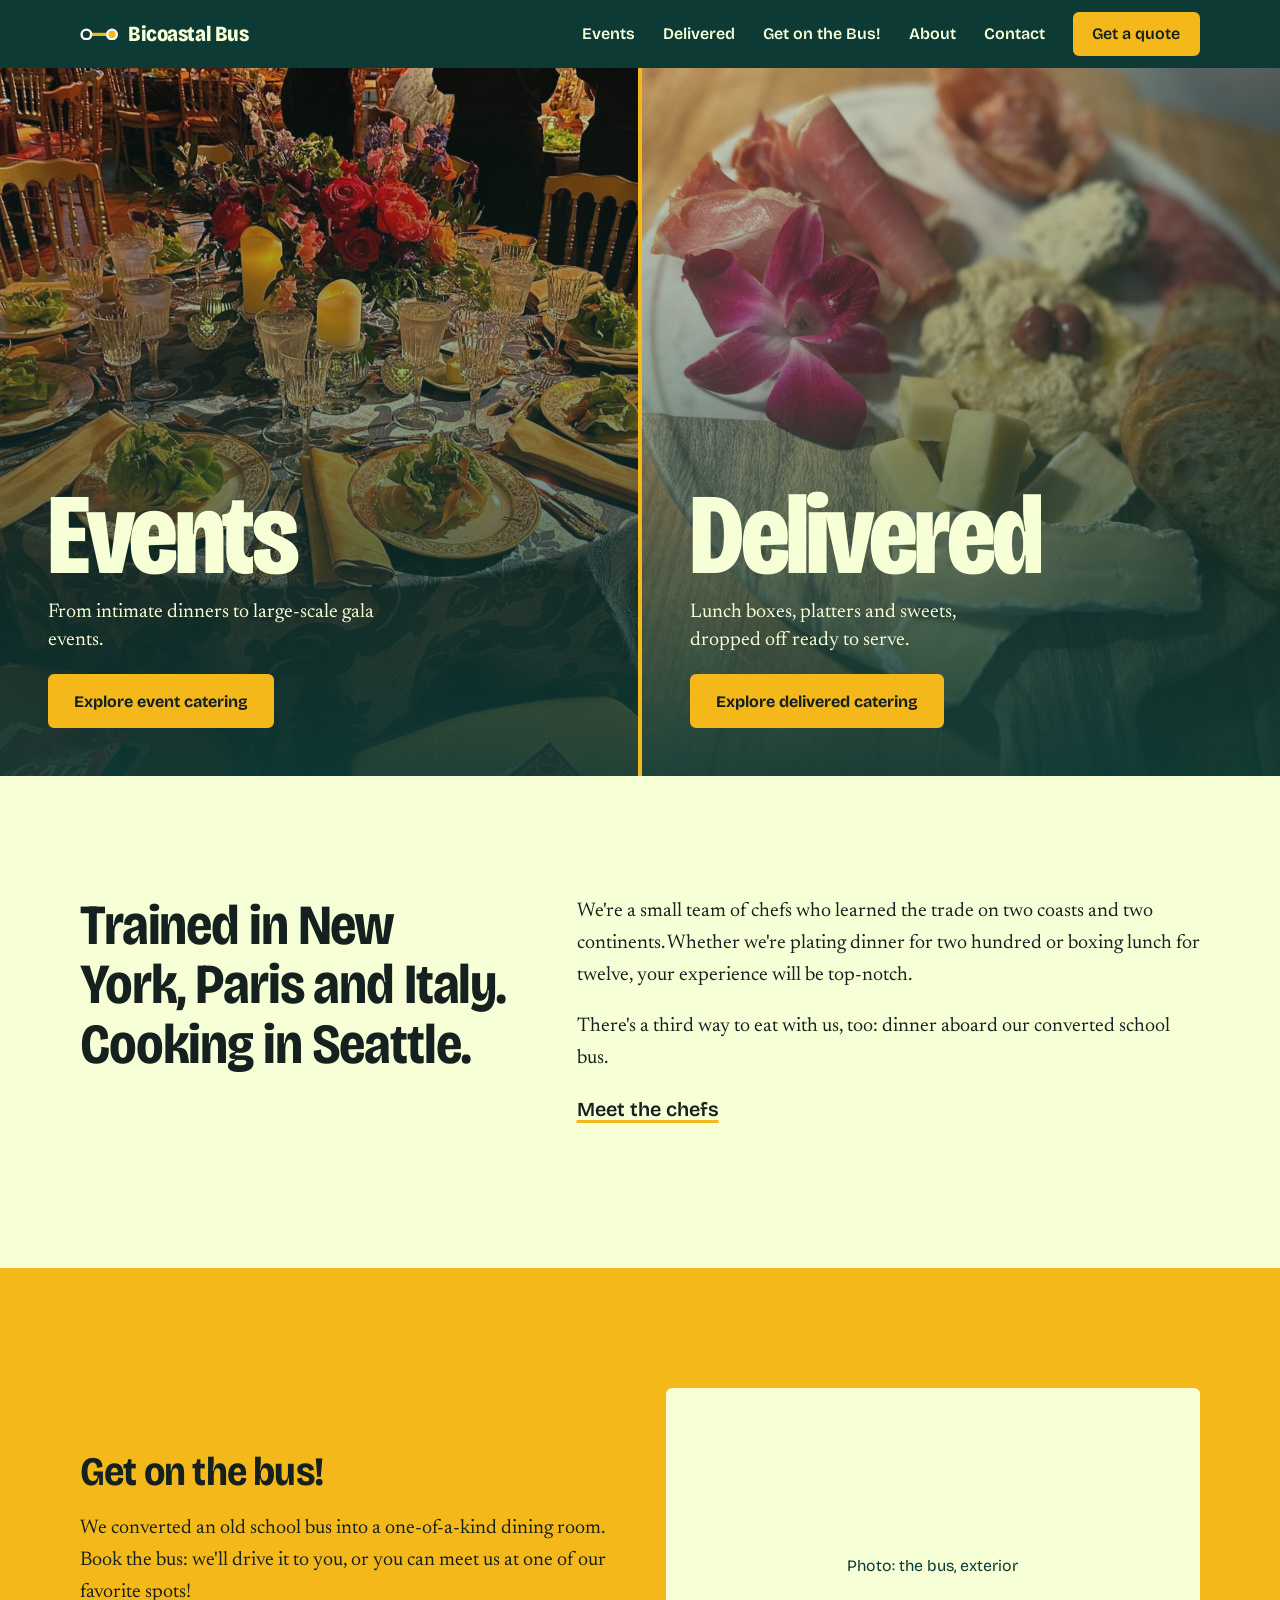
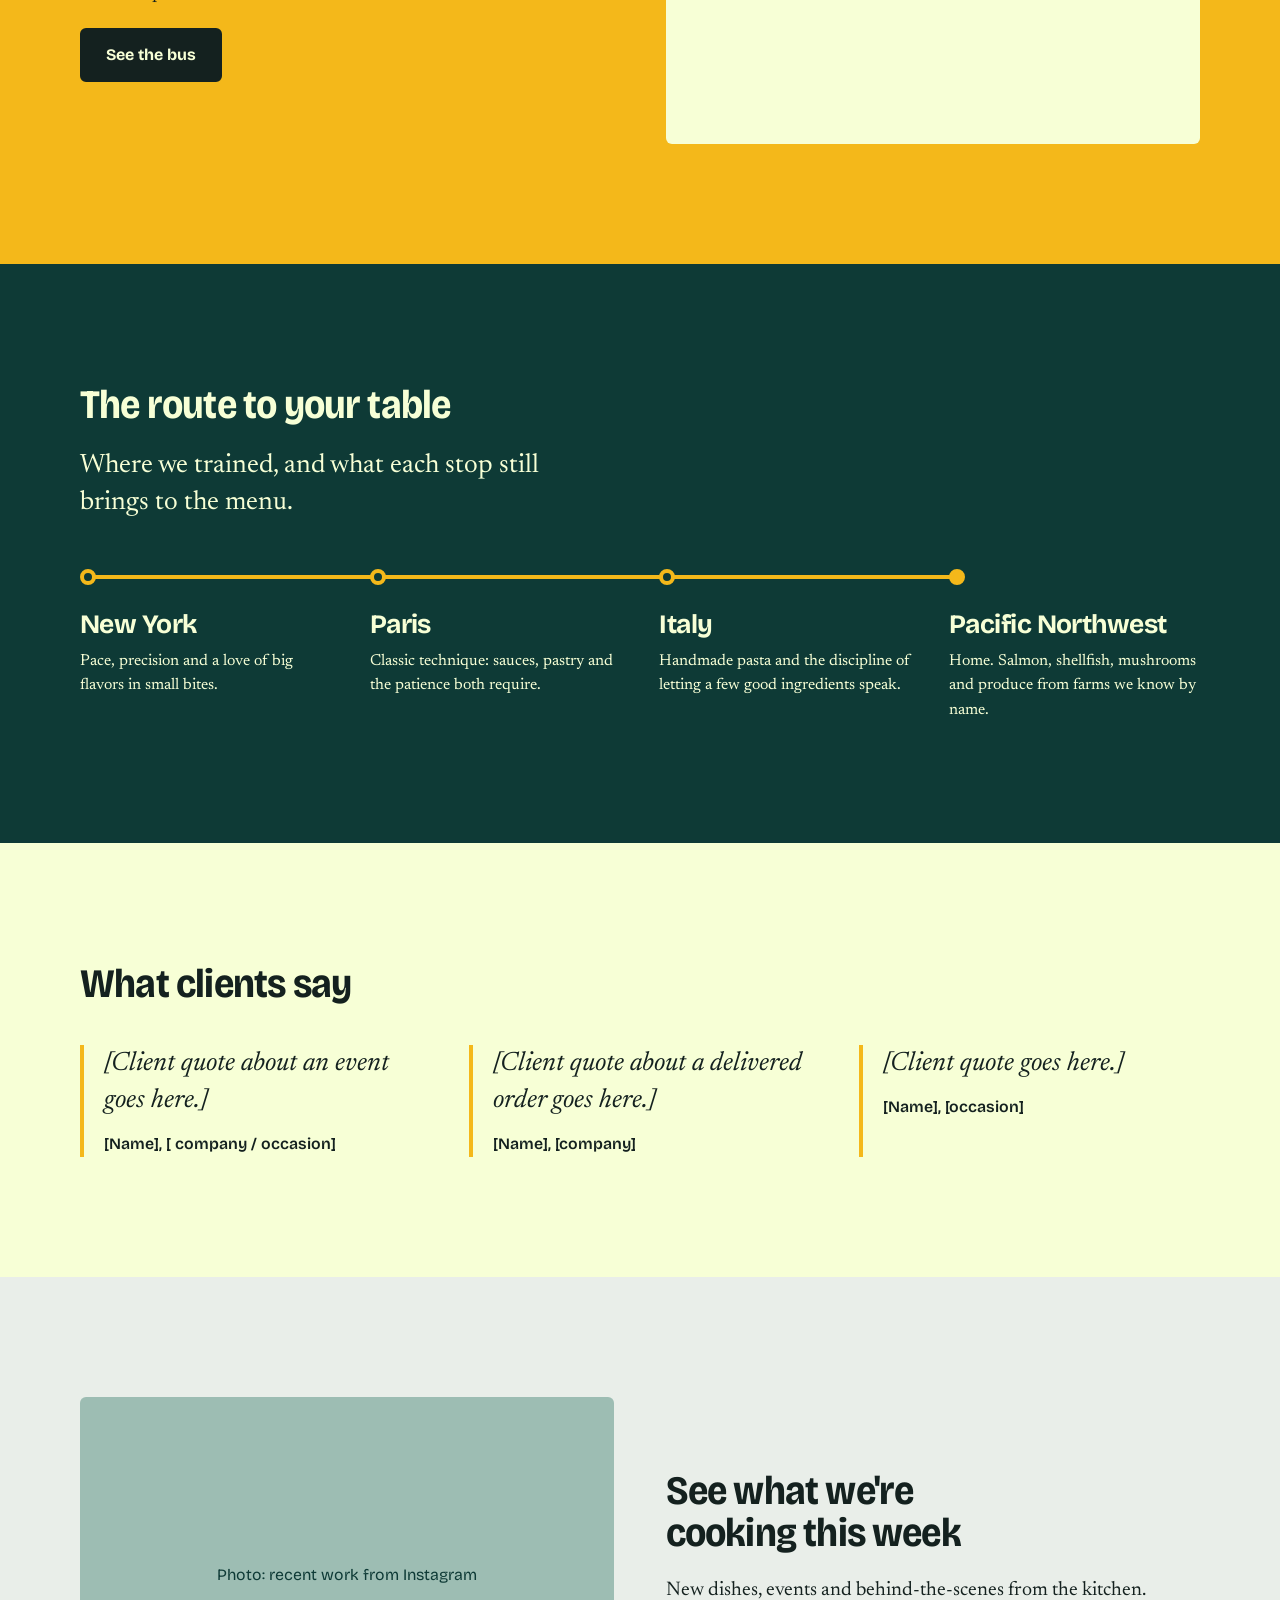
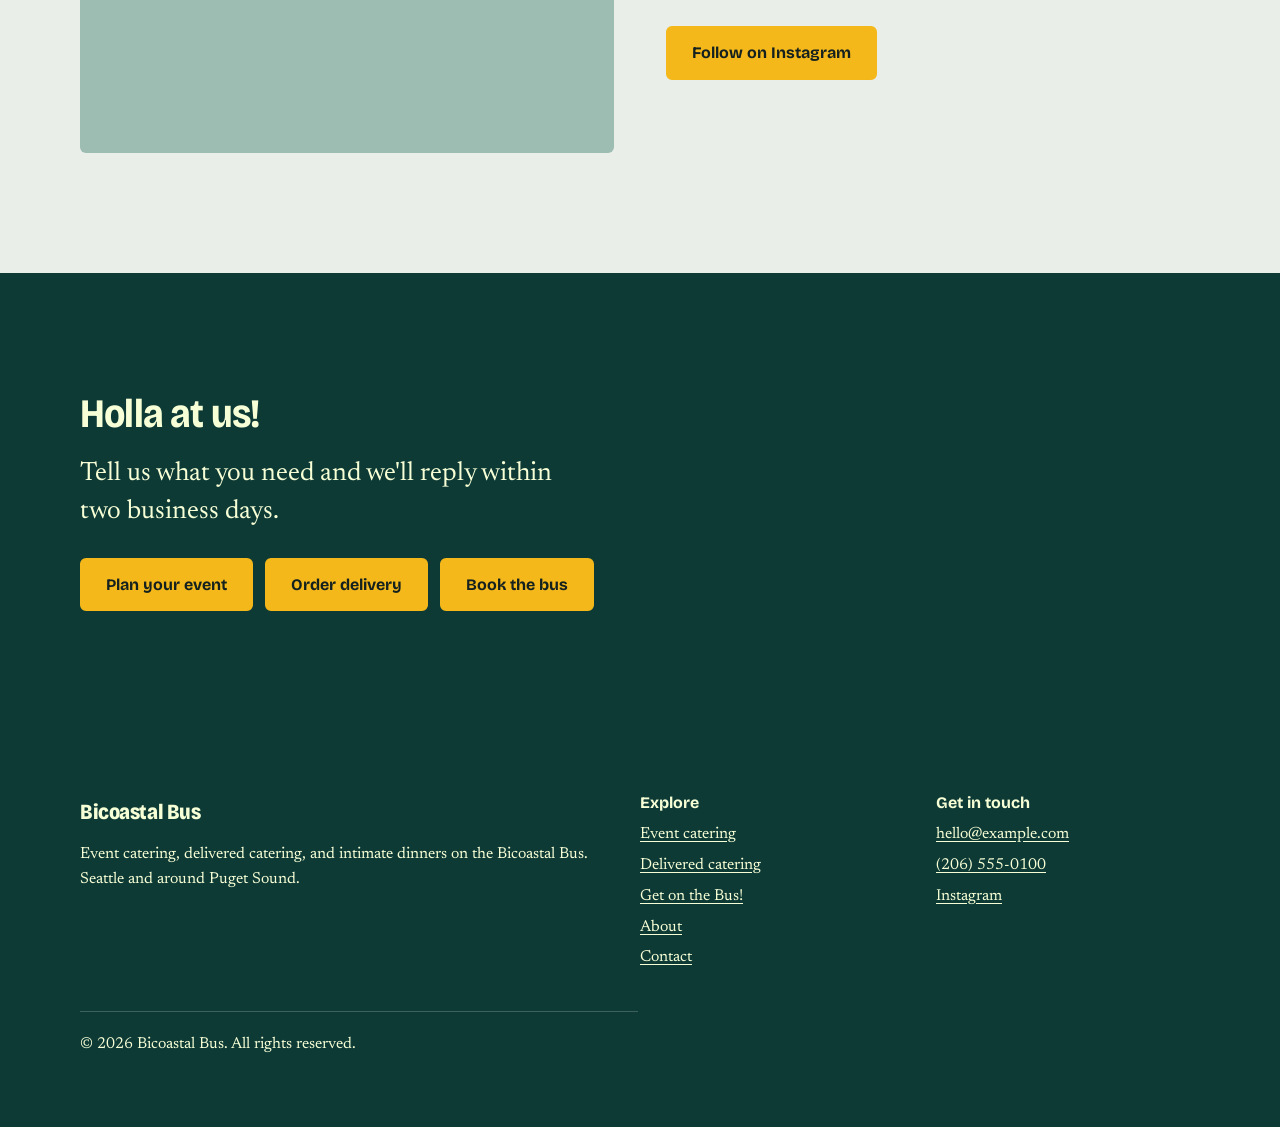
<file: index.html>
<!DOCTYPE html>
<html lang="en">
<head>
  <meta charset="utf-8">
  <meta name="viewport" content="width=device-width, initial-scale=1">
  <title>Bicoastal Bus | Catering and bus dining in Seattle</title>
  <meta name="description" content="Seattle catering from chefs trained in New York, Paris, Italy and the Pacific Northwest. Full-service events, delivered catering and dinner aboard our converted school bus.">
  <meta name="theme-color" content="#0e3a36">

  <!-- Favicons: .ico for older browsers, .svg for modern ones, PNG for iOS home screen -->
  <link rel="icon" href="favicon.ico" sizes="48x48">
  <link rel="icon" href="favicon.svg" type="image/svg+xml">
  <link rel="apple-touch-icon" href="apple-touch-icon.png">

  <script>document.documentElement.classList.add("js");</script>
  <link rel="preconnect" href="https://fonts.googleapis.com">
  <link rel="preconnect" href="https://fonts.gstatic.com" crossorigin>
  <link href="https://fonts.googleapis.com/css2?family=Bricolage+Grotesque:opsz,wdth,wght@12..96,75..100,400..800&family=Newsreader:ital,opsz,wght@0,6..72,400..600;1,6..72,400&display=swap" rel="stylesheet">
  <link rel="stylesheet" href="css/styles.css">
  <script src="js/main.js" defer></script>
</head>
<body>
  <a class="skip-link" href="#main">Skip to content</a>

  <!-- HEADER (repeated on every page) -->
  <header class="site-header">
    <div class="wrap site-header__inner">
      <a class="brand" href="index.html">
        <!-- Placeholder mark: two stops, one line. Swap for the real logo. -->
        <svg viewBox="0 0 48 16" aria-hidden="true">
          <line x1="8" y1="8" x2="40" y2="8" stroke="#f4b81a" stroke-width="4"/>
          <circle cx="8" cy="8" r="6" fill="#0e3a36" stroke="#fafbf8" stroke-width="3"/>
          <circle cx="40" cy="8" r="6" fill="#f4b81a" stroke="#fafbf8" stroke-width="3"/>
        </svg>
        Bicoastal Bus
      </a>

      <button class="nav-toggle" type="button" aria-expanded="false" aria-controls="site-nav" aria-label="Open navigation">
        <span></span><span></span><span></span>
      </button>

      <nav class="site-nav" id="site-nav" aria-label="Main">
        <ul>
          <li><a href="events.html">Events</a></li>
          <li><a href="delivered.html">Delivered</a></li>
          <li><a href="bus.html">Get on the Bus!</a></li>
          <li><a href="about.html">About</a></li>
          <li><a href="contact.html">Contact</a></li>
          <li><a class="btn" href="contact.html">Get a quote</a></li>
        </ul>
      </nav>
    </div>
  </header>

  <main id="main">

    <!-- HERO: two photo panels, each linking to one side of the business.
         Replace images/hero-events.jpg and images/hero-delivered.jpg with real
         photos (landscape, at least 1600px wide; keep the subject centered,
         since the crop changes with the viewport). -->
    <div class="hero-split">
      <a class="hero-split__panel" href="events.html">
        <img src="images/gala.jpg" alt="gala dinner" width="1600" height="1200" fetchpriority="high">
        <span class="hero-split__title">Events</span>
        <span class="hero-split__text">From intimate dinners to large-scale gala events.</span>
         <span class="btn">Explore event catering</span>
      </a>
      <a class="hero-split__panel" href="delivered.html">
        <img src="images/platter-char.JPEG" alt="charcuterie platter" >
        <span class="hero-split__title">Delivered</span>
        <span class="hero-split__text">Lunch boxes, platters and sweets, dropped off ready to serve.</span>
        <span class="btn">Explore delivered catering</span>
      </a>
    </div>

    <!-- INTRO: page headline + brand statement -->
    <section class="section intro">
      <div class="wrap split">
        <h1>Trained in New York, Paris and Italy. Cooking in Seattle.</h1>
        <div>
          <p>We're a small team of chefs who learned the trade on two coasts and two continents. Whether we're plating dinner for two hundred or boxing lunch for twelve, your experience will be top-notch.</p>
          <p>There's a third way to eat with us, too: dinner aboard our converted school bus.</p>
          <p><a class="text-link" href="about.html">Meet the chefs</a></p>
        </div>
      </div>
    </section>

    <!-- THE BUS -->
    <section class="section section--bus">
      <div class="wrap split split--even">
        <div>
          <h2>Get on the bus!</h2>
          <p>We converted an old school bus into a one-of-a-kind dining room. Book the bus: we'll drive it to you, or you can meet us at one of our favorite spots!</p>
          <a class="btn" href="bus.html">See the bus</a>
        </div>
        <figure class="photo photo--wide"><span>Photo: the bus, exterior</span></figure>
      </div>
    </section>

    <!-- THE ROUTE -->
    <section class="section section--dark" aria-labelledby="route-heading">
      <div class="wrap">
        <h2 id="route-heading">The route to your table</h2>
        <p class="lede" style="margin-bottom: 3rem;">Where we trained, and what each stop still brings to the menu.</p>

        <ol class="route">
          <li class="route__stop">
            <h3>New York</h3>
            <p>Pace, precision and a love of big flavors in small bites.</p>
          </li>
          <li class="route__stop">
            <h3>Paris</h3>
            <p>Classic technique: sauces, pastry and the patience both require.</p>
          </li>
          <li class="route__stop">
            <h3>Italy</h3>
            <p>Handmade pasta and the discipline of letting a few good ingredients speak.</p>
          </li>
          <li class="route__stop">
            <h3>Pacific Northwest</h3>
            <p>Home. Salmon, shellfish, mushrooms and produce from farms we know by name.</p>
          </li>
        </ol>
      </div>
    </section>

    <!-- CLIENT QUOTES — placeholders: use real reviews only -->
    <section class="section" aria-labelledby="quotes-heading">
      <div class="wrap">
        <h2 id="quotes-heading" style="margin-bottom: 2.5rem;">What clients say</h2>
        <div class="quotes">
          <blockquote>
            <p>[Client quote about an event goes here.]</p>
            <footer>[Name], [ company / occasion]</footer>
          </blockquote>
          <blockquote>
            <p>[Client quote about a delivered order goes here.]</p>
            <footer>[Name], [company]</footer>
          </blockquote>
          <blockquote>
            <p>[Client quote goes here.]</p>
            <footer>[Name], [occasion]</footer>
          </blockquote>
        </div>
      </div>
    </section>

    <!-- INSTAGRAM -->
    <section class="section section--fog">
      <div class="wrap split split--even">
        <figure class="photo photo--wide"><span>Photo: recent work from Instagram</span></figure>
        <div>
          <h2>See what we're cooking this week</h2>
          <p>New dishes, events and behind-the-scenes from the kitchen.</p>
          <a class="btn" href="https://www.instagram.com/bicoastalbus25/" rel="noopener">Follow on Instagram</a>
        </div>
      </div>
    </section>

    <!-- CLOSING CTA: both paths again -->
    <section class="section section--dark cta-band">
      <div class="wrap">
        <h2>Holla at us!</h2>
        <p class="lede">Tell us what you need and we'll reply within two business days.</p>
        <p style="display: flex; flex-wrap: wrap; gap: 0.75rem; margin: 0;">
          <a class="btn" href="contact.html?type=event">Plan your event</a>
          <a class="btn" href="contact.html?type=delivered">Order delivery</a>
          <a class="btn" href="contact.html?type=bus">Book the bus</a>
        </p>
      </div>
    </section>

  </main>

  <!-- FOOTER (repeated on every page) -->
  <footer class="site-footer">
    <div class="wrap">
      <div class="site-footer__inner">
        <div>
          <a class="brand" href="index.html">Bicoastal Bus</a>
          <p>Event catering, delivered catering, and intimate dinners on the Bicoastal Bus. Seattle and around Puget Sound.</p>
        </div>
        <div>
          <h2>Explore</h2>
          <ul>
            <li><a href="events.html">Event catering</a></li>
            <li><a href="delivered.html">Delivered catering</a></li>
            <li><a href="bus.html">Get on the Bus!</a></li>
            <li><a href="about.html">About</a></li>
            <li><a href="contact.html">Contact</a></li>
          </ul>
        </div>
        <div>
          <h2>Get in touch</h2>
          <ul>
            <!-- TODO: real email and phone -->
            <li><a href="mailto:hello@example.com">hello@example.com</a></li>
            <li><a href="tel:+12065550100">(206) 555-0100</a></li>
            <li><a href="https://www.instagram.com/bicoastalbus25/" rel="noopener">Instagram</a></li>
          </ul>
        </div>
      </div>
      <p class="site-footer__legal">&copy; <span data-year>2026</span> Bicoastal Bus. All rights reserved.</p>
    </div>
  </footer>
</body>
</html>
</file>
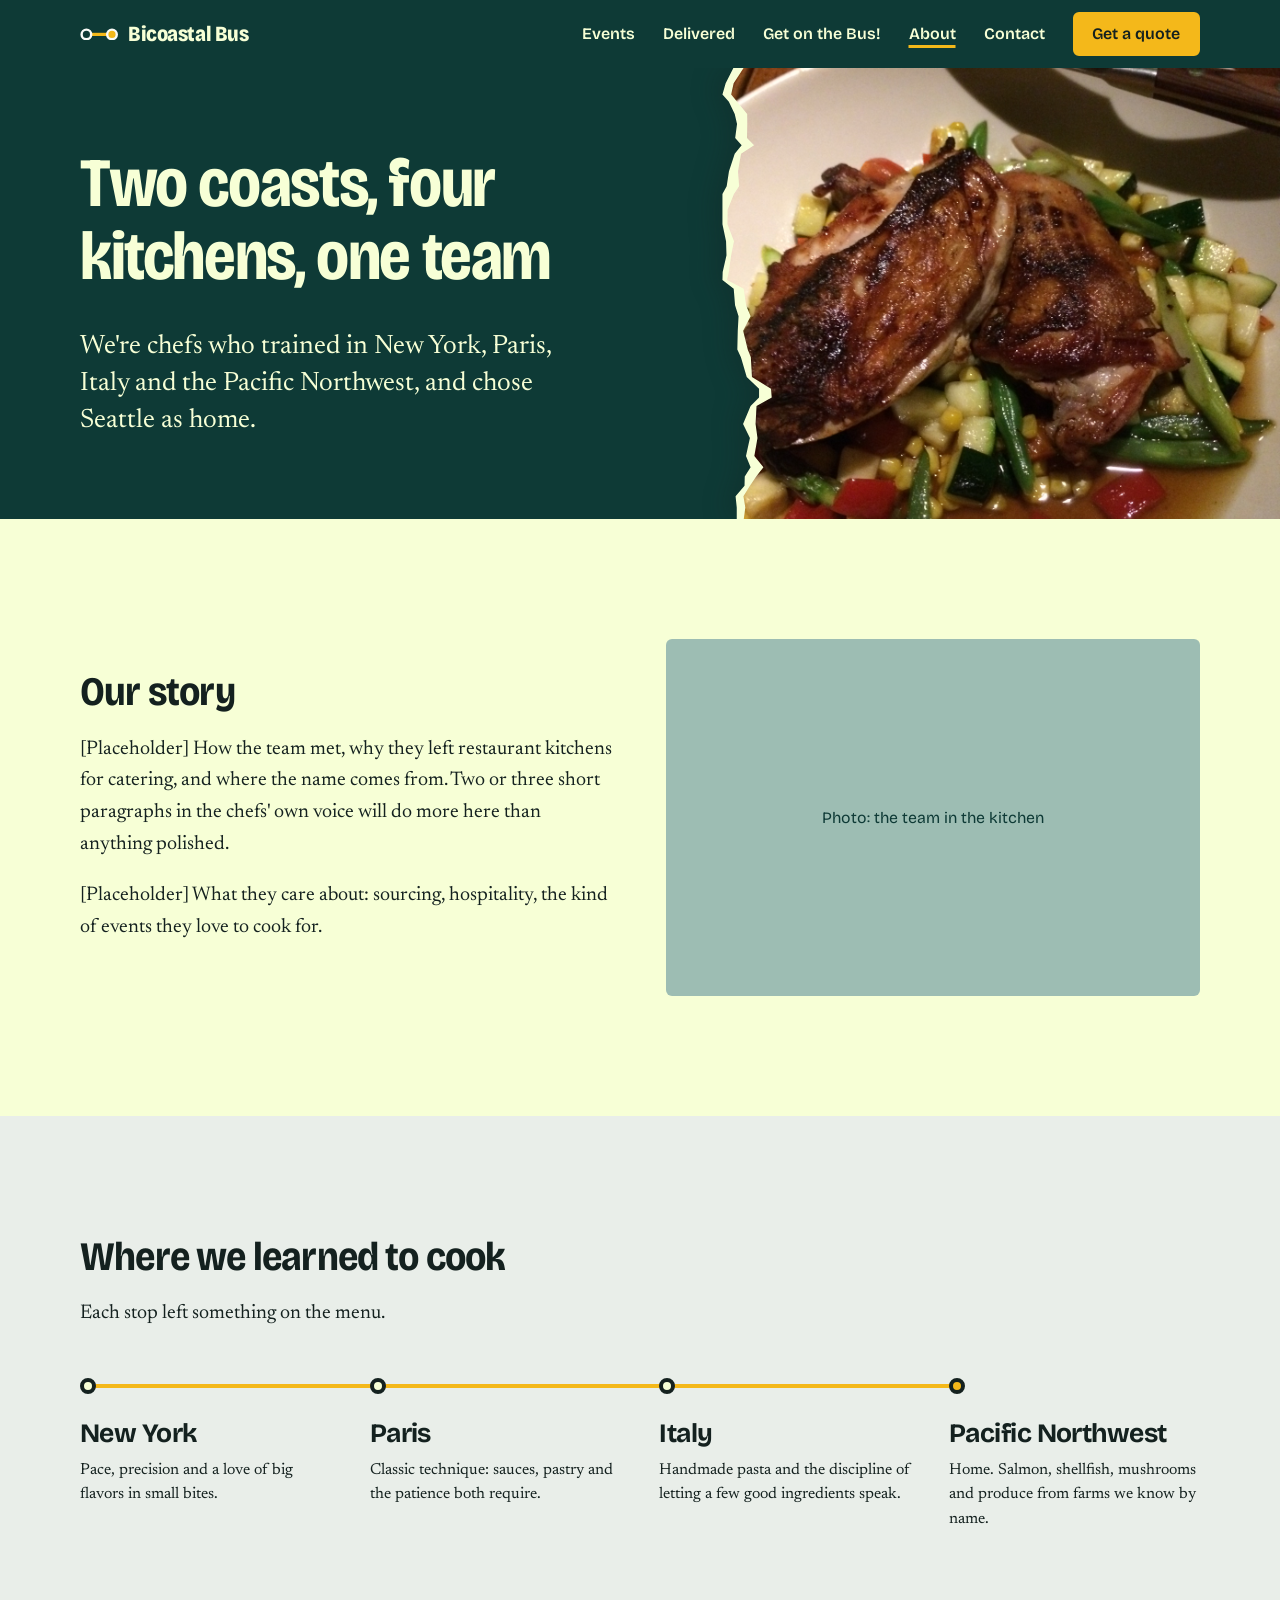
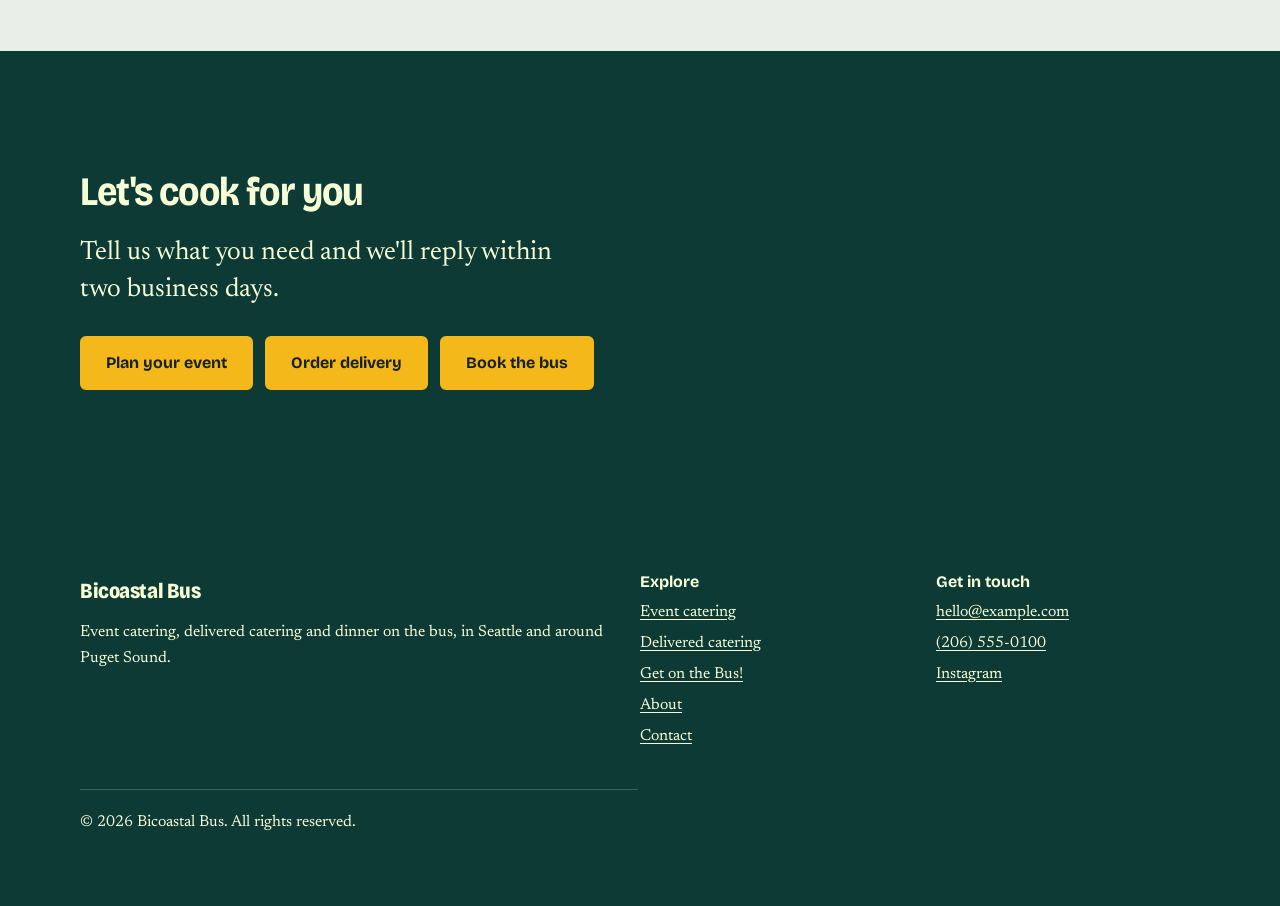
<file: about.html>
<!DOCTYPE html>
<html lang="en">
<head>
  <meta charset="utf-8">
  <meta name="viewport" content="width=device-width, initial-scale=1">
  <title>About | Bicoastal Bus</title>
  <meta name="description" content="Meet the chefs behind Bicoastal Bus, trained in New York, Paris, Italy and the Pacific Northwest and now catering in Seattle.">
  <meta name="theme-color" content="#0e3a36">

  <!-- Favicons: .ico for older browsers, .svg for modern ones, PNG for iOS home screen -->
  <link rel="icon" href="favicon.ico" sizes="48x48">
  <link rel="icon" href="favicon.svg" type="image/svg+xml">
  <link rel="apple-touch-icon" href="apple-touch-icon.png">

  <script>document.documentElement.classList.add("js");</script>
  <link rel="preconnect" href="https://fonts.googleapis.com">
  <link rel="preconnect" href="https://fonts.gstatic.com" crossorigin>
  <link href="https://fonts.googleapis.com/css2?family=Bricolage+Grotesque:opsz,wdth,wght@12..96,75..100,400..800&family=Newsreader:ital,opsz,wght@0,6..72,400..600;1,6..72,400&display=swap" rel="stylesheet">
  <link rel="stylesheet" href="css/styles.css">
  <script src="js/main.js" defer></script>
</head>
<body>
  <a class="skip-link" href="#main">Skip to content</a>

  <!-- HEADER (repeated on every page) -->
  <header class="site-header">
    <div class="wrap site-header__inner">
      <a class="brand" href="index.html">
        <!-- Placeholder mark: two stops, one line. Swap for the real logo. -->
        <svg viewBox="0 0 48 16" aria-hidden="true">
          <line x1="8" y1="8" x2="40" y2="8" stroke="#f4b81a" stroke-width="4"/>
          <circle cx="8" cy="8" r="6" fill="#0e3a36" stroke="#fafbf8" stroke-width="3"/>
          <circle cx="40" cy="8" r="6" fill="#f4b81a" stroke="#fafbf8" stroke-width="3"/>
        </svg>
        Bicoastal Bus
      </a>

      <button class="nav-toggle" type="button" aria-expanded="false" aria-controls="site-nav" aria-label="Open navigation">
        <span></span><span></span><span></span>
      </button>

      <nav class="site-nav" id="site-nav" aria-label="Main">
        <ul>
          <li><a href="events.html">Events</a></li>
          <li><a href="delivered.html">Delivered</a></li>
          <li><a href="bus.html">Get on the Bus!</a></li>
          <li><a href="about.html" aria-current="page">About</a></li>
          <li><a href="contact.html">Contact</a></li>
          <li><a class="btn" href="contact.html">Get a quote</a></li>
        </ul>
      </nav>
    </div>
  </header>

  <main id="main">

    <div class="page-head page-head--photo">
      <div class="wrap">
        <h1>Two coasts, four kitchens, one team</h1>
        <p class="lede">We're chefs who trained in New York, Paris, Italy and the Pacific Northwest, and chose Seattle as home.</p>
      </div>
      <!-- Torn-edge photo. Replace images/head-about.jpg (the chefs).
           Decorative, so alt is empty; add alt text if the photo carries meaning. -->
      <figure class="page-head__photo">
        <img src="images/magret-canard.JPEG" alt="Magret canard with roasted vegetables" width="1200" height="900">
      </figure>
    </div>

    <!-- STORY — placeholder copy: replace with the founders' own words -->
    <section class="section">
      <div class="wrap split split--even">
        <div>
          <h2>Our story</h2>
          <p>[Placeholder] How the team met, why they left restaurant kitchens for catering, and where the name comes from. Two or three short paragraphs in the chefs' own voice will do more here than anything polished.</p>
          <p>[Placeholder] What they care about: sourcing, hospitality, the kind of events they love to cook for.</p>
        </div>
        <figure class="photo photo--wide"><span>Photo: the team in the kitchen</span></figure>
      </div>
    </section>

    <section class="section section--fog" aria-labelledby="route-heading">
      <div class="wrap">
        <h2 id="route-heading">Where we learned to cook</h2>
        <p style="margin-bottom: 3rem;">Each stop left something on the menu.</p>

        <ol class="route">
          <li class="route__stop">
            <h3>New York</h3>
            <p>Pace, precision and a love of big flavors in small bites.</p>
          </li>
          <li class="route__stop">
            <h3>Paris</h3>
            <p>Classic technique: sauces, pastry and the patience both require.</p>
          </li>
          <li class="route__stop">
            <h3>Italy</h3>
            <p>Handmade pasta and the discipline of letting a few good ingredients speak.</p>
          </li>
          <li class="route__stop">
            <h3>Pacific Northwest</h3>
            <p>Home. Salmon, shellfish, mushrooms and produce from farms we know by name.</p>
          </li>
        </ol>
      </div>
    </section>

    <!-- TEAM — add or remove <li> items; the grid adapts -->
    <!-- <section class="section" aria-labelledby="team-heading">
      <div class="wrap">
        <h2 id="team-heading">The chefs</h2>
        <ul class="team">
          <li>
            <figure class="photo"><span>Photo: chef portrait</span></figure>
            <h3>[Chef name]</h3>
            <p>[Role]. One or two sentences on where they trained and what they cook best.</p>
          </li>
          <li>
            <figure class="photo"><span>Photo: chef portrait</span></figure>
            <h3>[Chef name]</h3>
            <p>[Role]. One or two sentences on where they trained and what they cook best.</p>
          </li>
          
        </ul>
      </div>
    </section> -->

    <section class="section section--dark cta-band">
      <div class="wrap">
        <h2>Let's cook for you</h2>
        <p class="lede">Tell us what you need and we'll reply within two business days.</p>
        <p style="display: flex; flex-wrap: wrap; gap: 0.75rem; margin: 0;">
          <a class="btn" href="contact.html?type=event">Plan your event</a>
          <a class="btn" href="contact.html?type=delivered">Order delivery</a>
          <a class="btn" href="contact.html?type=bus">Book the bus</a>
        </p>
      </div>
    </section>

  </main>

  <!-- FOOTER (repeated on every page) -->
  <footer class="site-footer">
    <div class="wrap">
      <div class="site-footer__inner">
        <div>
          <a class="brand" href="index.html">Bicoastal Bus</a>
          <p>Event catering, delivered catering and dinner on the bus, in Seattle and around Puget Sound.</p>
        </div>
        <div>
          <h2>Explore</h2>
          <ul>
            <li><a href="events.html">Event catering</a></li>
            <li><a href="delivered.html">Delivered catering</a></li>
            <li><a href="bus.html">Get on the Bus!</a></li>
            <li><a href="about.html">About</a></li>
            <li><a href="contact.html">Contact</a></li>
          </ul>
        </div>
        <div>
          <h2>Get in touch</h2>
          <ul>
            <!-- TODO: real email and phone -->
            <li><a href="mailto:hello@example.com">hello@example.com</a></li>
            <li><a href="tel:+12065550100">(206) 555-0100</a></li>
            <li><a href="https://www.instagram.com/bicoastalbus25/" rel="noopener">Instagram</a></li>
          </ul>
        </div>
      </div>
      <p class="site-footer__legal">&copy; <span data-year>2026</span> Bicoastal Bus. All rights reserved.</p>
    </div>
  </footer>
</body>
</html>
</file>
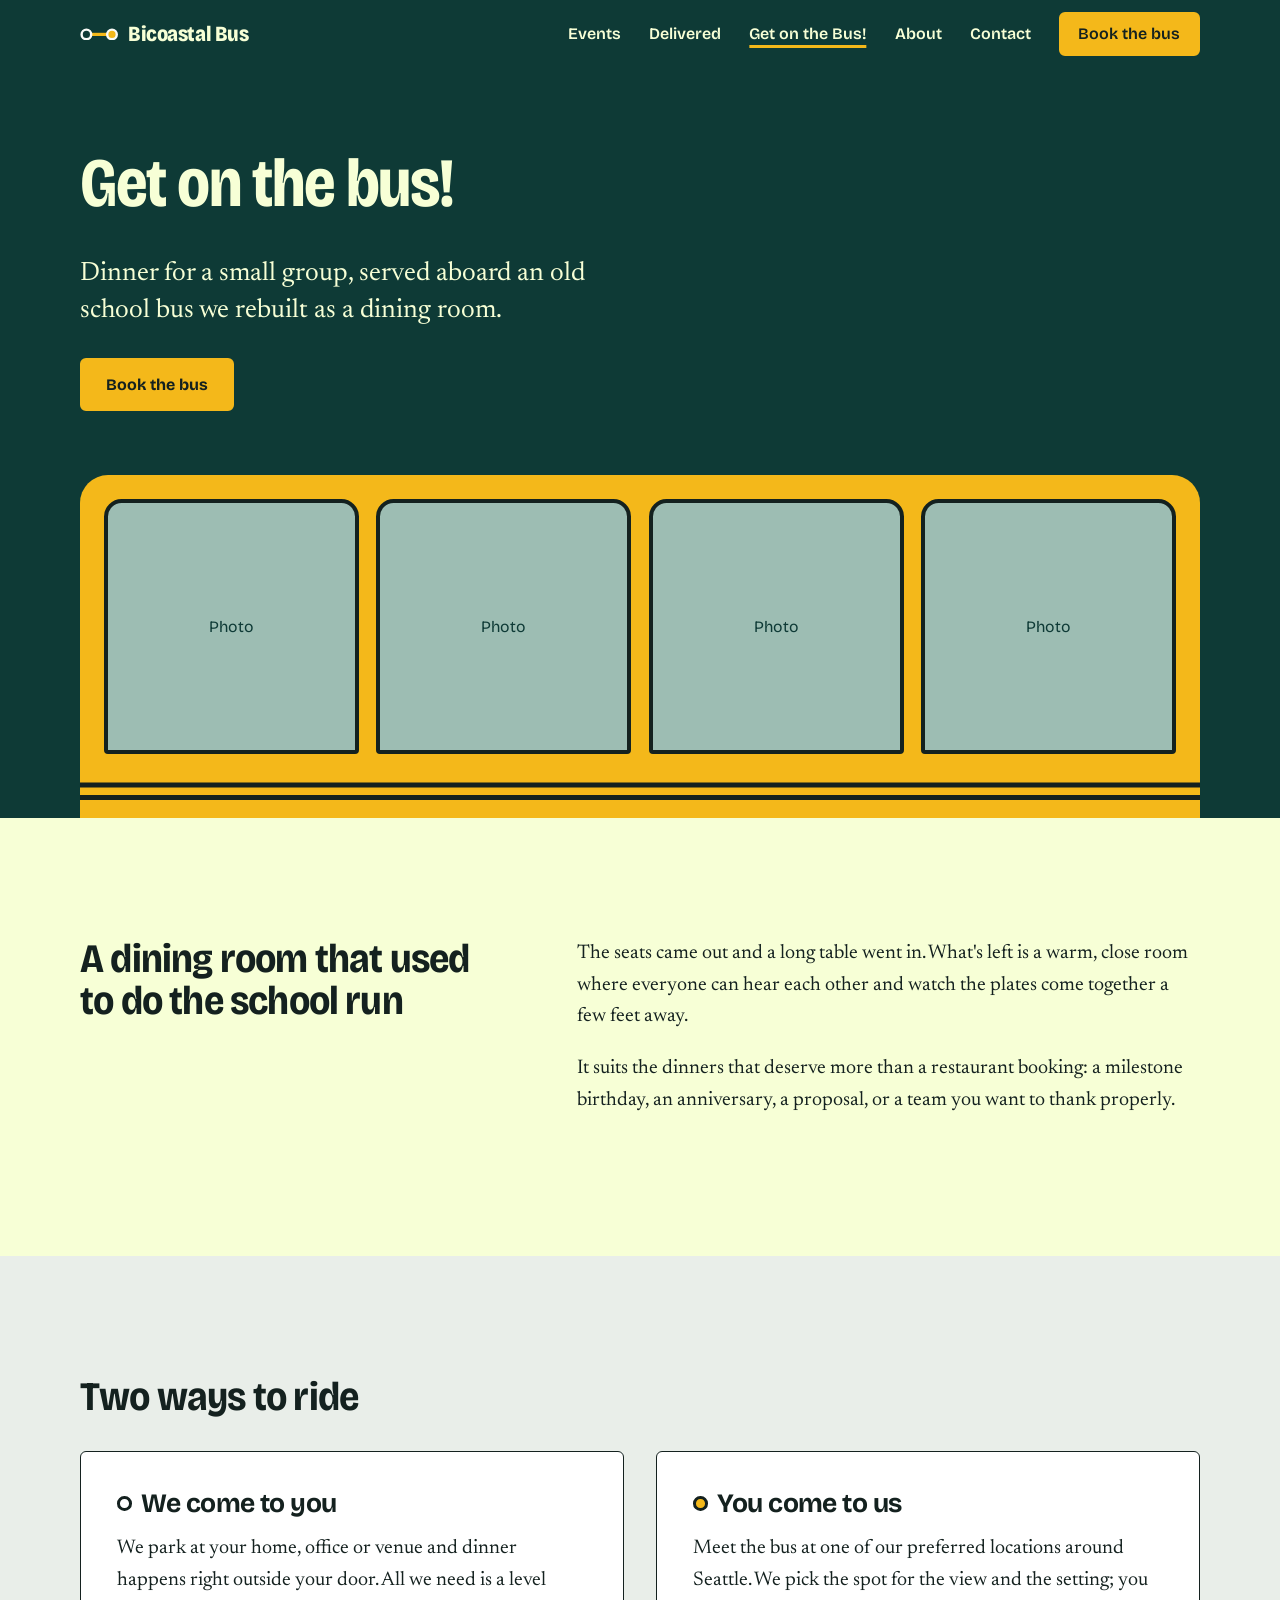
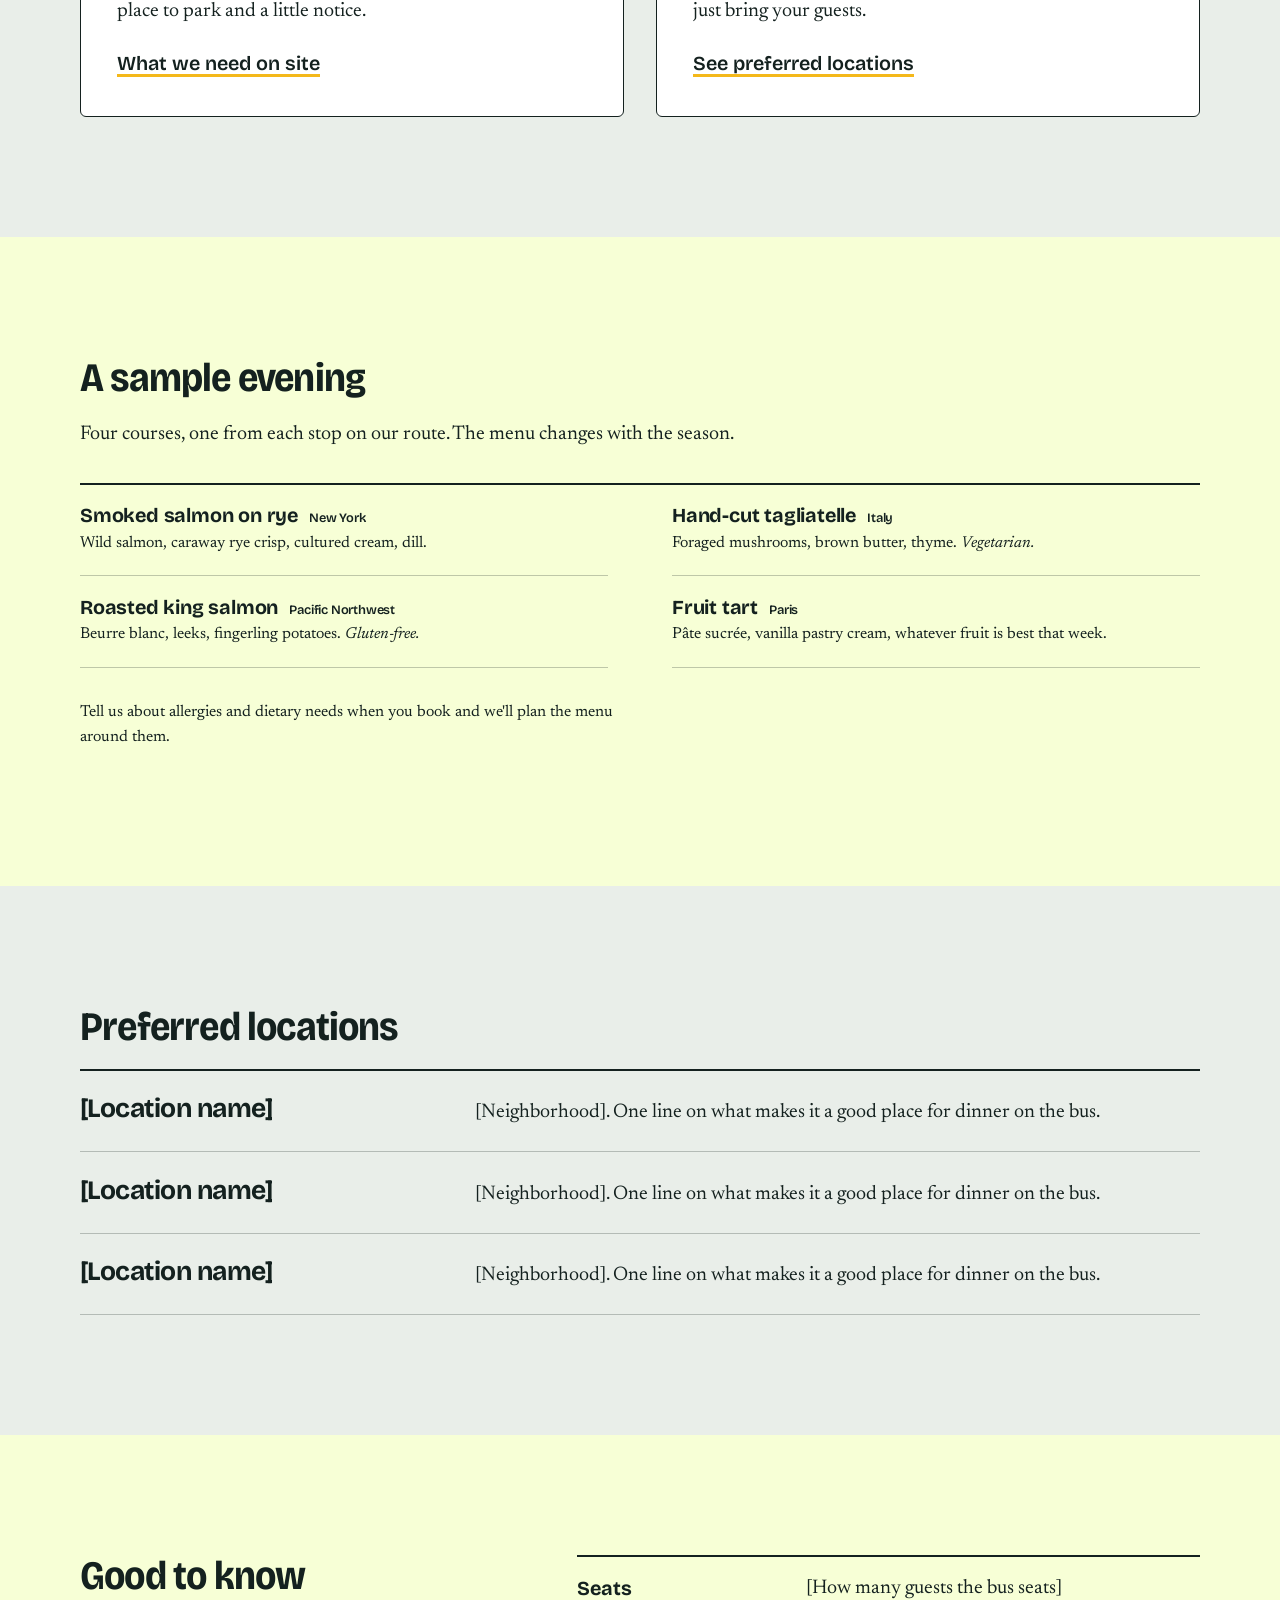
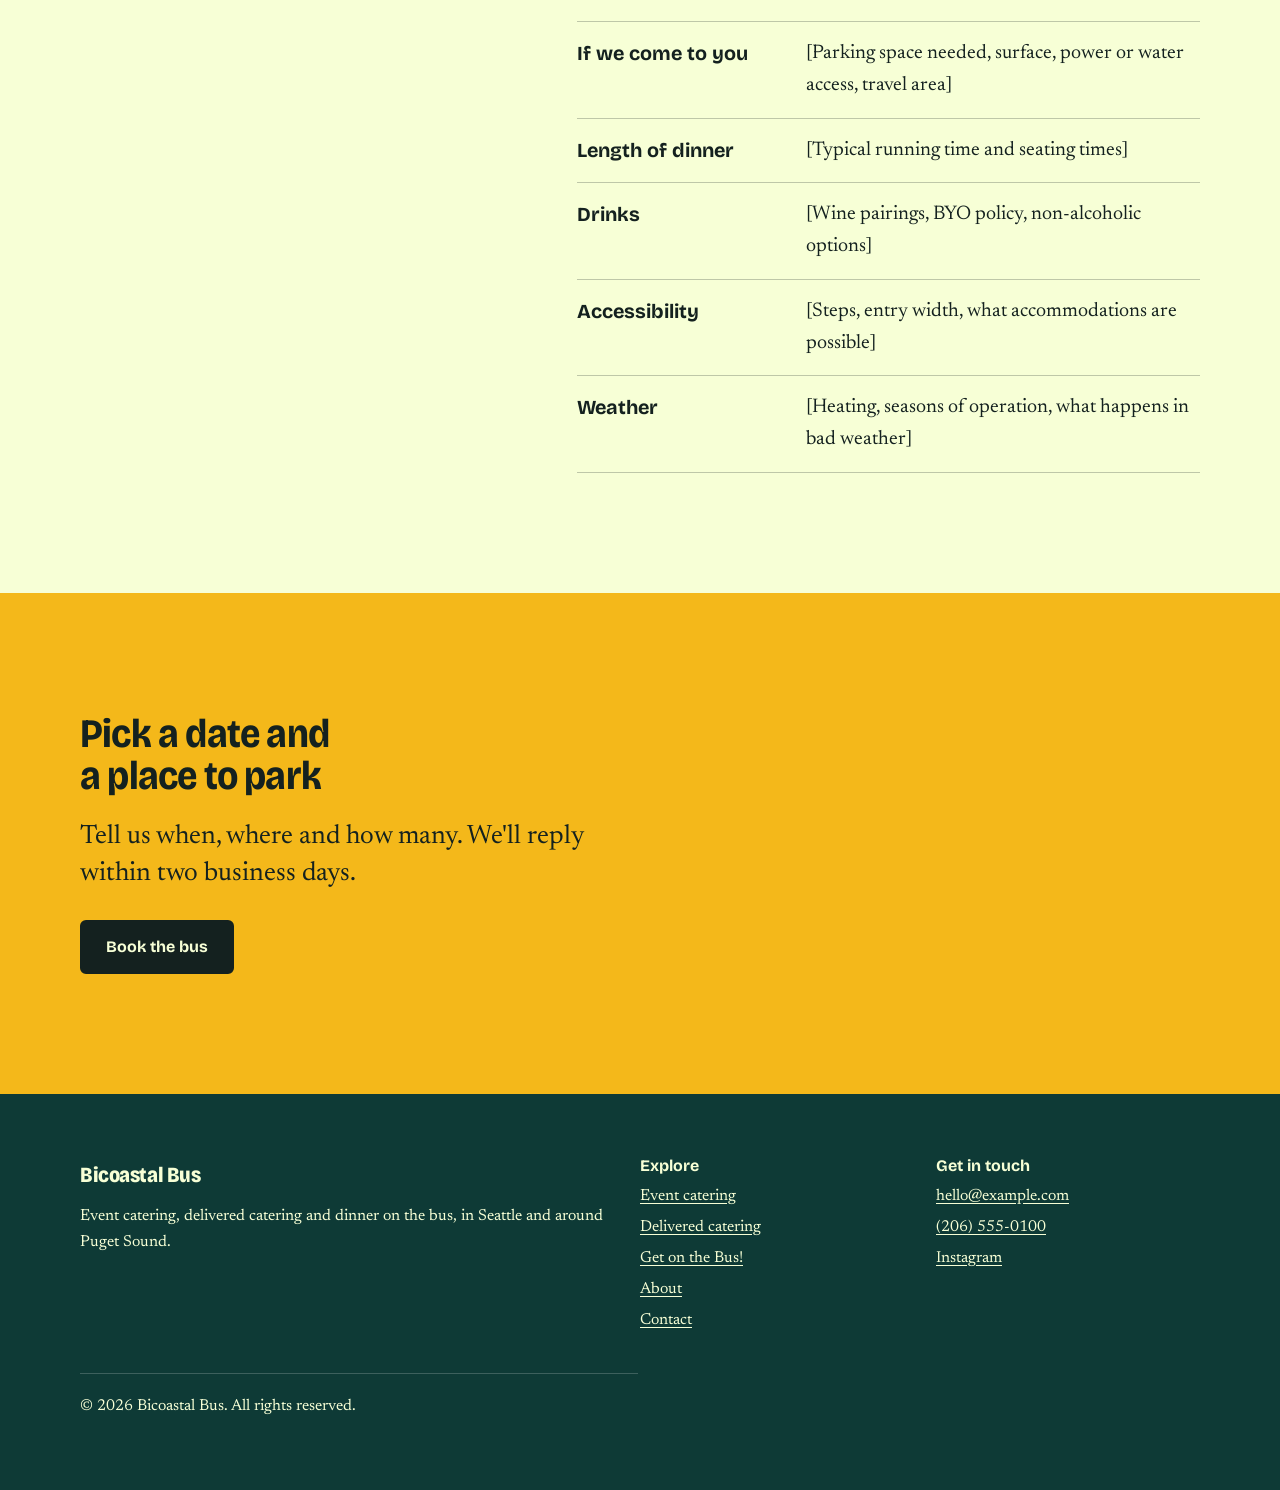
<file: bus.html>
<!DOCTYPE html>
<html lang="en">
<head>
  <meta charset="utf-8">
  <meta name="viewport" content="width=device-width, initial-scale=1">
  <title>Get on the bus! | Bicoastal Bus</title>
  <meta name="description" content="Dinner aboard a converted school bus in Seattle. We bring the bus to you, or you and your guests meet us at one of our preferred locations.">
  <meta name="theme-color" content="#0e3a36">

  <!-- Favicons: .ico for older browsers, .svg for modern ones, PNG for iOS home screen -->
  <link rel="icon" href="favicon.ico" sizes="48x48">
  <link rel="icon" href="favicon.svg" type="image/svg+xml">
  <link rel="apple-touch-icon" href="apple-touch-icon.png">

  <script>document.documentElement.classList.add("js");</script>
  <link rel="preconnect" href="https://fonts.googleapis.com">
  <link rel="preconnect" href="https://fonts.gstatic.com" crossorigin>
  <link href="https://fonts.googleapis.com/css2?family=Bricolage+Grotesque:opsz,wdth,wght@12..96,75..100,400..800&family=Newsreader:ital,opsz,wght@0,6..72,400..600;1,6..72,400&display=swap" rel="stylesheet">
  <link rel="stylesheet" href="css/styles.css">
  <script src="js/main.js" defer></script>
</head>
<body class="mode-bus">
  <a class="skip-link" href="#main">Skip to content</a>

  <!-- HEADER (repeated on every page) -->
  <header class="site-header">
    <div class="wrap site-header__inner">
      <a class="brand" href="index.html">
        <!-- Placeholder mark: two stops, one line. Swap for the real logo. -->
        <svg viewBox="0 0 48 16" aria-hidden="true">
          <line x1="8" y1="8" x2="40" y2="8" stroke="#f4b81a" stroke-width="4"/>
          <circle cx="8" cy="8" r="6" fill="#0e3a36" stroke="#fafbf8" stroke-width="3"/>
          <circle cx="40" cy="8" r="6" fill="#f4b81a" stroke="#fafbf8" stroke-width="3"/>
        </svg>
        Bicoastal Bus
      </a>

      <button class="nav-toggle" type="button" aria-expanded="false" aria-controls="site-nav" aria-label="Open navigation">
        <span></span><span></span><span></span>
      </button>

      <nav class="site-nav" id="site-nav" aria-label="Main">
        <ul>
          <li><a href="events.html">Events</a></li>
          <li><a href="delivered.html">Delivered</a></li>
          <li><a href="bus.html" aria-current="page">Get on the Bus!</a></li>
          <li><a href="about.html">About</a></li>
          <li><a href="contact.html">Contact</a></li>
          <li><a class="btn" href="contact.html?type=bus">Book the bus</a></li>
        </ul>
      </nav>
    </div>
  </header>

  <main id="main">

    <div class="page-head page-head--bus">
      <div class="wrap">
        <h1>Get on the bus!</h1>
        <p class="lede">Dinner for a small group, served aboard an old school bus we rebuilt as a dining room.</p>
        <a class="btn" href="contact.html?type=bus">Book the bus</a>

        <!-- The bus body: four window-shaped photo slots.
             Swap each <span> for an <img> (square crops work best). -->
        <div class="bus-windows">
          <figure class="photo"><span>Photo</span></figure>
          <figure class="photo"><span>Photo</span></figure>
          <figure class="photo"><span>Photo</span></figure>
          <figure class="photo"><span>Photo</span></figure>
        </div>
      </div>
    </div>

    <!-- WHAT IT IS — placeholder copy: confirm details with the client -->
    <section class="section">
      <div class="wrap split">
        <h2>A dining room that used to do the school run</h2>
        <div>
          <p>The seats came out and a long table went in. What's left is a warm, close room where everyone can hear each other and watch the plates come together a few feet away.</p>
          <p>It suits the dinners that deserve more than a restaurant booking: a milestone birthday, an anniversary, a proposal, or a team you want to thank properly.</p>
        </div>
      </div>
    </section>

    <!-- TWO WAYS TO RIDE -->
    <section class="section section--fog" aria-labelledby="ways-heading">
      <div class="wrap">
        <h2 id="ways-heading" style="margin-bottom: 2rem;">Two ways to ride</h2>
        <div class="doors doors--flat">
          <article class="door">
            <div class="door__body">
              <h3><span class="stop" aria-hidden="true"></span>We come to you</h3>
              <p>We park at your home, office or venue and dinner happens right outside your door. All we need is a level place to park and a little notice.</p>
              <a class="text-link" href="#bus-details">What we need on site</a>
            </div>
          </article>
          <article class="door">
            <div class="door__body">
              <h3><span class="stop stop--filled" aria-hidden="true"></span>You come to us</h3>
              <p>Meet the bus at one of our preferred locations around Seattle. We pick the spot for the view and the setting; you just bring your guests.</p>
              <a class="text-link" href="#bus-locations">See preferred locations</a>
            </div>
          </article>
        </div>
      </div>
    </section>

    <!-- A SAMPLE EVENING — PLACEHOLDER dishes: replace with the real bus menu -->
    <section class="section" aria-labelledby="evening-heading">
      <div class="wrap">
        <h2 id="evening-heading">A sample evening</h2>
        <p style="margin-bottom: 2rem;">Four courses, one from each stop on our route. The menu changes with the season.</p>
        <ul class="dishes">
            <li>
              <h3>Smoked salmon on rye <small>New York</small></h3>
              <p>Wild salmon, caraway rye crisp, cultured cream, dill.</p>
            </li>
            <li>
              <h3>Hand-cut tagliatelle <small>Italy</small></h3>
              <p>Foraged mushrooms, brown butter, thyme. <em>Vegetarian.</em></p>
            </li>
            <li>
              <h3>Roasted king salmon <small>Pacific Northwest</small></h3>
              <p>Beurre blanc, leeks, fingerling potatoes. <em>Gluten-free.</em></p>
            </li>
            <li>
              <h3>Fruit tart <small>Paris</small></h3>
              <p>Pâte sucrée, vanilla pastry cream, whatever fruit is best that week.</p>
            </li>
        </ul>
        <p class="menu-note">Tell us about allergies and dietary needs when you book and we'll plan the menu around them.</p>
      </div>
    </section>

    <!-- PREFERRED LOCATIONS — TODO: real places from the client -->
    <section class="section section--fog" id="bus-locations" aria-labelledby="locations-heading">
      <div class="wrap">
        <h2 id="locations-heading">Preferred locations</h2>
        <ul class="events">
          <li>
            <h3>[Location name]</h3>
            <p>[Neighborhood]. One line on what makes it a good place for dinner on the bus.</p>
          </li>
          <li>
            <h3>[Location name]</h3>
            <p>[Neighborhood]. One line on what makes it a good place for dinner on the bus.</p>
          </li>
          <li>
            <h3>[Location name]</h3>
            <p>[Neighborhood]. One line on what makes it a good place for dinner on the bus.</p>
          </li>
        </ul>
      </div>
    </section>

    <!-- DETAILS — TODO: confirm every value with the client -->
    <section class="section" id="bus-details" aria-labelledby="details-heading">
      <div class="wrap split">
        <h2 id="details-heading">Good to know</h2>
        <dl class="facts">
          <div><dt>Seats</dt><dd>[How many guests the bus seats]</dd></div>
          <div><dt>If we come to you</dt><dd>[Parking space needed, surface, power or water access, travel area]</dd></div>
          <div><dt>Length of dinner</dt><dd>[Typical running time and seating times]</dd></div>
          <div><dt>Drinks</dt><dd>[Wine pairings, BYO policy, non-alcoholic options]</dd></div>
          <div><dt>Accessibility</dt><dd>[Steps, entry width, what accommodations are possible]</dd></div>
          <div><dt>Weather</dt><dd>[Heating, seasons of operation, what happens in bad weather]</dd></div>
        </dl>
      </div>
    </section>

    <section class="section section--bus cta-band">
      <div class="wrap">
        <h2>Pick a date and a place to park</h2>
        <p class="lede">Tell us when, where and how many. We'll reply within two business days.</p>
        <a class="btn" href="contact.html?type=bus">Book the bus</a>
      </div>
    </section>

  </main>

  <!-- FOOTER (repeated on every page) -->
  <footer class="site-footer">
    <div class="wrap">
      <div class="site-footer__inner">
        <div>
          <a class="brand" href="index.html">Bicoastal Bus</a>
          <p>Event catering, delivered catering and dinner on the bus, in Seattle and around Puget Sound.</p>
        </div>
        <div>
          <h2>Explore</h2>
          <ul>
            <li><a href="events.html">Event catering</a></li>
            <li><a href="delivered.html">Delivered catering</a></li>
            <li><a href="bus.html">Get on the Bus!</a></li>
            <li><a href="about.html">About</a></li>
            <li><a href="contact.html">Contact</a></li>
          </ul>
        </div>
        <div>
          <h2>Get in touch</h2>
          <ul>
            <!-- TODO: real email and phone -->
            <li><a href="mailto:hello@example.com">hello@example.com</a></li>
            <li><a href="tel:+12065550100">(206) 555-0100</a></li>
            <li><a href="https://www.instagram.com/bicoastalbus25/" rel="noopener">Instagram</a></li>
          </ul>
        </div>
      </div>
      <p class="site-footer__legal">&copy; <span data-year>2026</span> Bicoastal Bus. All rights reserved.</p>
    </div>
  </footer>
</body>
</html>
</file>
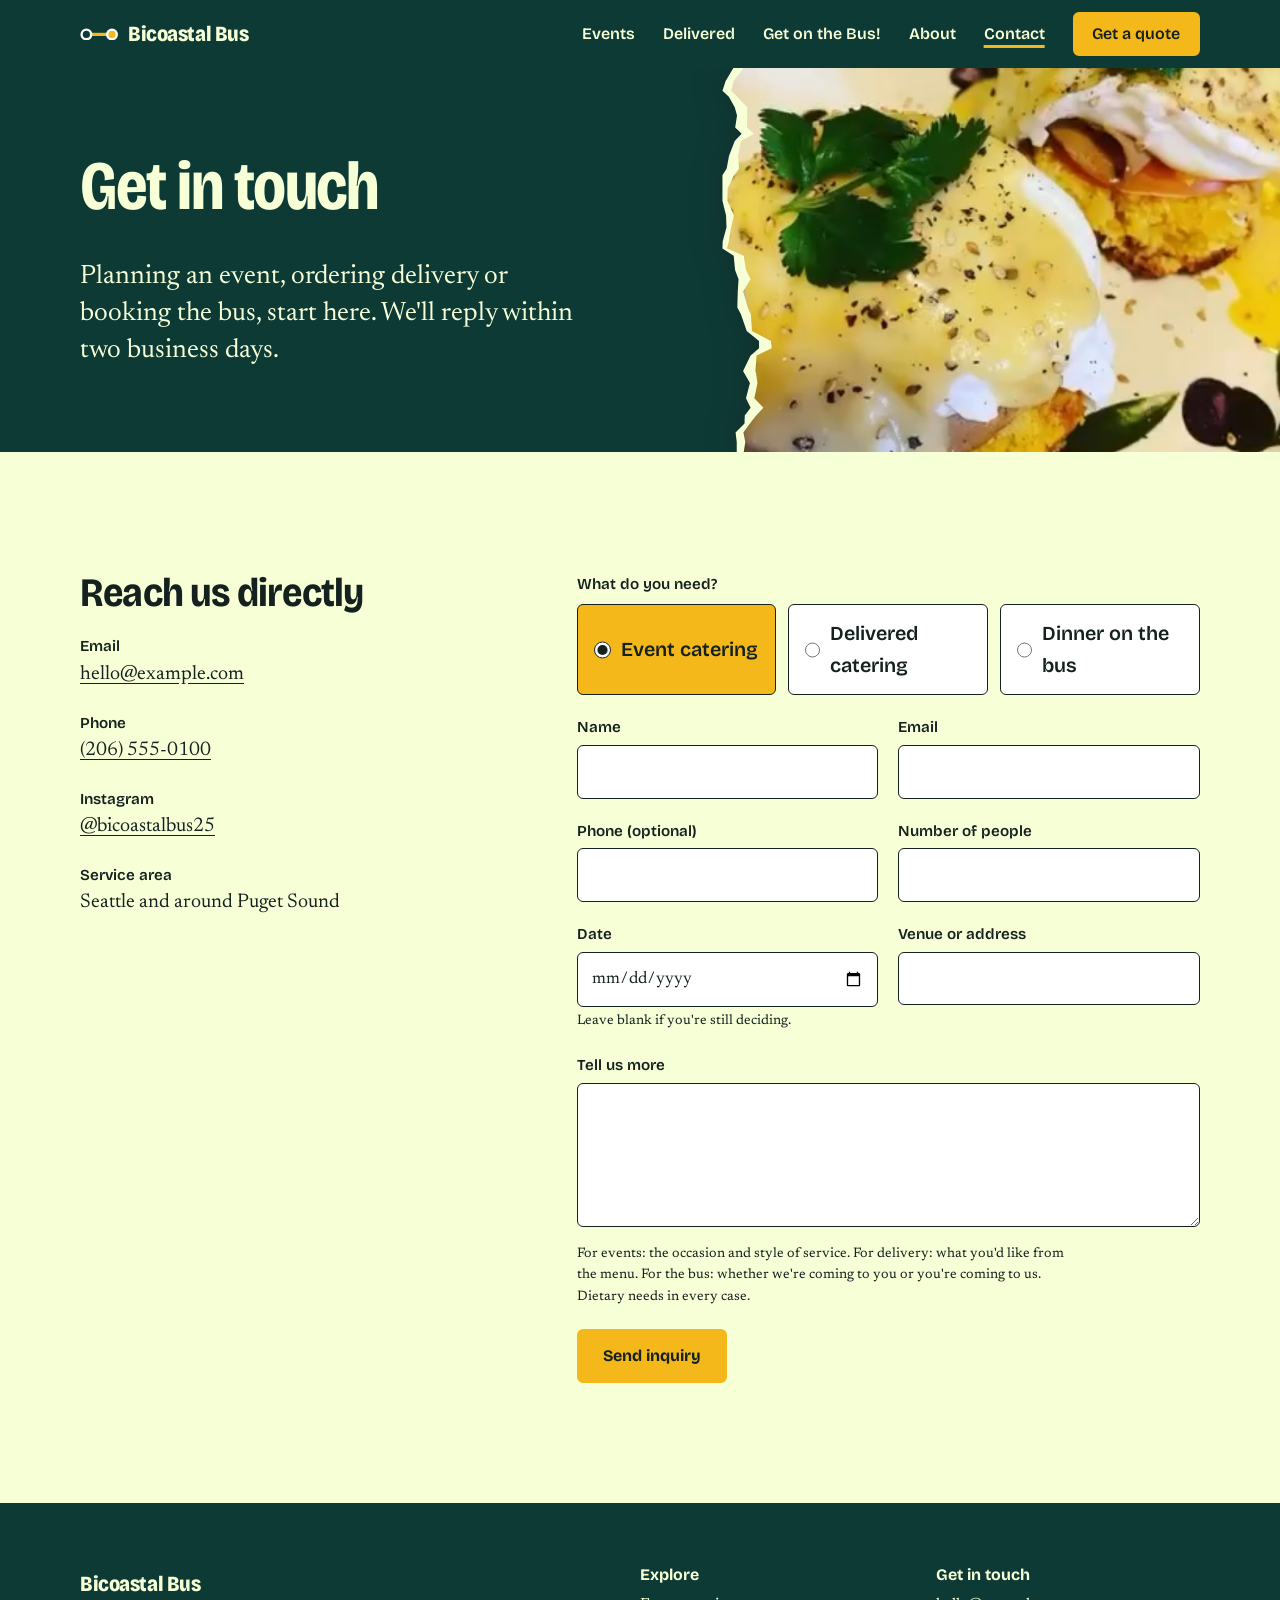
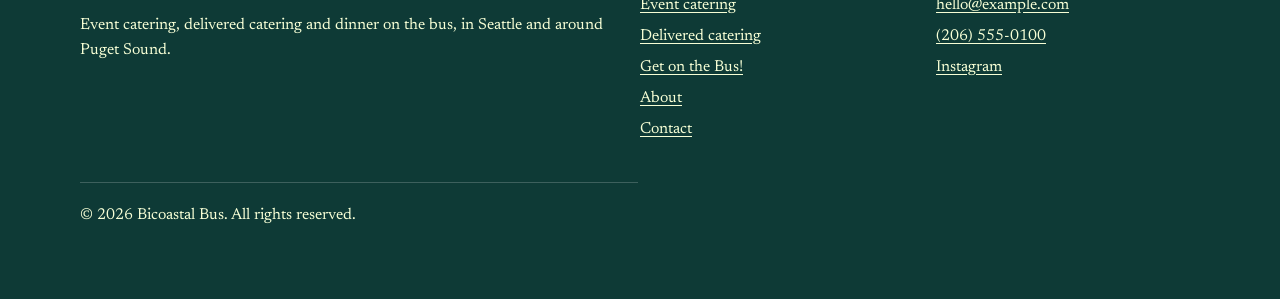
<file: contact.html>
<!DOCTYPE html>
<html lang="en">
<head>
  <meta charset="utf-8">
  <meta name="viewport" content="width=device-width, initial-scale=1">
  <title>Get in touch | Bicoastal Bus</title>
  <meta name="description" content="Plan an event, order delivered catering or book dinner on the bus with Bicoastal Bus. Share the date, headcount and what you'd like to eat.">
  <meta name="theme-color" content="#0e3a36">

  <!-- Favicons: .ico for older browsers, .svg for modern ones, PNG for iOS home screen -->
  <link rel="icon" href="favicon.ico" sizes="48x48">
  <link rel="icon" href="favicon.svg" type="image/svg+xml">
  <link rel="apple-touch-icon" href="apple-touch-icon.png">

  <script>document.documentElement.classList.add("js");</script>
  <link rel="preconnect" href="https://fonts.googleapis.com">
  <link rel="preconnect" href="https://fonts.gstatic.com" crossorigin>
  <link href="https://fonts.googleapis.com/css2?family=Bricolage+Grotesque:opsz,wdth,wght@12..96,75..100,400..800&family=Newsreader:ital,opsz,wght@0,6..72,400..600;1,6..72,400&display=swap" rel="stylesheet">
  <link rel="stylesheet" href="css/styles.css">
  <script src="js/main.js" defer></script>
</head>
<body>
  <a class="skip-link" href="#main">Skip to content</a>

  <!-- HEADER (repeated on every page) -->
  <header class="site-header">
    <div class="wrap site-header__inner">
      <a class="brand" href="index.html">
        <!-- Placeholder mark: two stops, one line. Swap for the real logo. -->
        <svg viewBox="0 0 48 16" aria-hidden="true">
          <line x1="8" y1="8" x2="40" y2="8" stroke="#f4b81a" stroke-width="4"/>
          <circle cx="8" cy="8" r="6" fill="#0e3a36" stroke="#fafbf8" stroke-width="3"/>
          <circle cx="40" cy="8" r="6" fill="#f4b81a" stroke="#fafbf8" stroke-width="3"/>
        </svg>
        Bicoastal Bus
      </a>

      <button class="nav-toggle" type="button" aria-expanded="false" aria-controls="site-nav" aria-label="Open navigation">
        <span></span><span></span><span></span>
      </button>

      <nav class="site-nav" id="site-nav" aria-label="Main">
        <ul>
          <li><a href="events.html">Events</a></li>
          <li><a href="delivered.html">Delivered</a></li>
          <li><a href="bus.html">Get on the Bus!</a></li>
          <li><a href="about.html">About</a></li>
          <li><a href="contact.html" aria-current="page">Contact</a></li>
          <li><a class="btn" href="contact.html">Get a quote</a></li>
        </ul>
      </nav>
    </div>
  </header>

  <main id="main">

    <div class="page-head page-head--photo">
      <div class="wrap">
        <h1>Get in touch</h1>
        <p class="lede">Planning an event, ordering delivery or booking the bus, start here. We'll reply within two business days.</p>
      </div>

      <figure class="page-head__photo">
        <img src="images/bkfst-cornbread.jpg" alt="breakfast cornbread" width="1200" height="900">
      </figure>
    </div>

    <section class="section">
      <div class="wrap split">

        <!-- Contact details — TODO: replace placeholders -->
        <div>
          <h2>Reach us directly</h2>
          <dl class="contact-details">
            <dt>Email</dt>
            <dd><a href="mailto:hello@example.com">hello@example.com</a></dd>
            <dt>Phone</dt>
            <dd><a href="tel:+12065550100">(206) 555-0100</a></dd>
            <dt>Instagram</dt>
            <dd><a href="https://www.instagram.com/bicoastalbus25/" rel="noopener">@bicoastalbus25</a></dd>
            <dt>Service area</dt>
            <dd>Seattle and around Puget Sound</dd>
          </dl>
        </div>

        <!-- Inquiry form.
             Links elsewhere on the site use contact.html?type=event,
             ?type=delivered or ?type=bus; js/main.js preselects the matching option.
             TODO: point `action` at a form backend (Formspree, Netlify Forms,
             Basin, your own endpoint…). Until then js/main.js blocks submit
             and shows a notice. -->
        <form class="form" action="#" method="post" data-inquiry-form>
          <fieldset class="choice field--full">
            <legend>What do you need?</legend>
            <div class="choice__options">
              <label><input type="radio" name="type" value="event" required checked> Event catering</label>
              <label><input type="radio" name="type" value="delivered"> Delivered catering</label>
              <label><input type="radio" name="type" value="bus"> Dinner on the bus</label>
            </div>
          </fieldset>

          <div class="field">
            <label for="name">Name</label>
            <input id="name" name="name" type="text" autocomplete="name" required>
          </div>
          <div class="field">
            <label for="email">Email</label>
            <input id="email" name="email" type="email" autocomplete="email" required>
          </div>
          <div class="field">
            <label for="phone">Phone (optional)</label>
            <input id="phone" name="phone" type="tel" autocomplete="tel">
          </div>
          <div class="field">
            <label for="guests">Number of people</label>
            <input id="guests" name="guests" type="number" min="1" inputmode="numeric">
          </div>
          <div class="field">
            <label for="date">Date</label>
            <input id="date" name="date" type="date">
            <p class="hint">Leave blank if you're still deciding.</p>
          </div>
          <div class="field">
            <label for="location">Venue or address</label>
            <input id="location" name="location" type="text" autocomplete="street-address">
          </div>
          <div class="field field--full">
            <label for="message">Tell us more</label>
            <textarea id="message" name="message" required></textarea>
            <p class="hint">For events: the occasion and style of service. For delivery: what you'd like from the menu. For the bus: whether we're coming to you or you're coming to us. Dietary needs in every case.</p>
          </div>

          <!-- Honeypot for bots; most form backends support a field like this -->
          <div class="visually-hidden" aria-hidden="true">
            <label for="company">Leave this field empty</label>
            <input id="company" name="_gotcha" type="text" tabindex="-1" autocomplete="off">
          </div>

          <p class="form-status" role="status" aria-live="polite"></p>

          <div class="field--full">
            <button class="btn" type="submit">Send inquiry</button>
          </div>
        </form>

      </div>
    </section>

  </main>

  <!-- FOOTER (repeated on every page) -->
  <footer class="site-footer">
    <div class="wrap">
      <div class="site-footer__inner">
        <div>
          <a class="brand" href="index.html">Bicoastal Bus</a>
          <p>Event catering, delivered catering and dinner on the bus, in Seattle and around Puget Sound.</p>
        </div>
        <div>
          <h2>Explore</h2>
          <ul>
            <li><a href="events.html">Event catering</a></li>
            <li><a href="delivered.html">Delivered catering</a></li>
            <li><a href="bus.html">Get on the Bus!</a></li>
            <li><a href="about.html">About</a></li>
            <li><a href="contact.html">Contact</a></li>
          </ul>
        </div>
        <div>
          <h2>Get in touch</h2>
          <ul>
            <!-- TODO: real email and phone -->
            <li><a href="mailto:hello@example.com">hello@example.com</a></li>
            <li><a href="tel:+12065550100">(206) 555-0100</a></li>
            <li><a href="https://www.instagram.com/bicoastalbus25/" rel="noopener">Instagram</a></li>
          </ul>
        </div>
      </div>
      <p class="site-footer__legal">&copy; <span data-year>2026</span> Bicoastal Bus. All rights reserved.</p>
    </div>
  </footer>
</body>
</html>
</file>
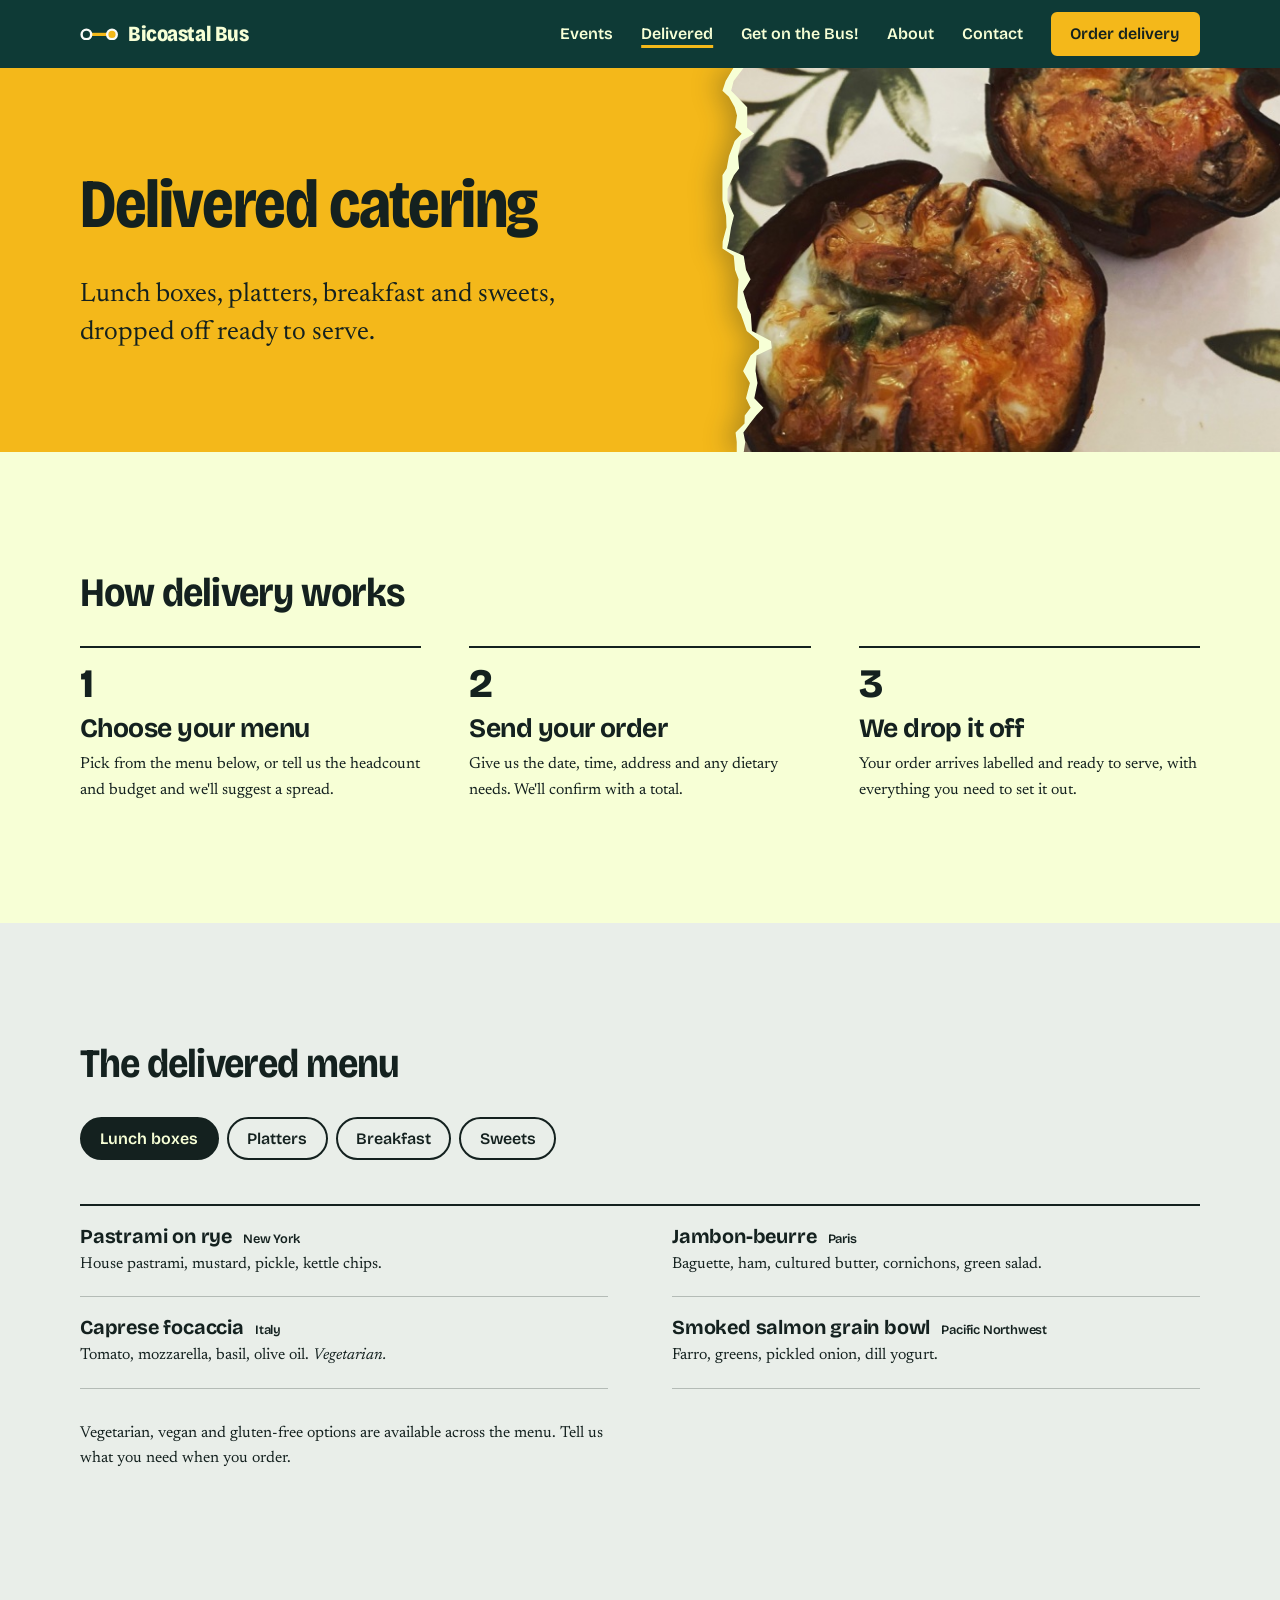
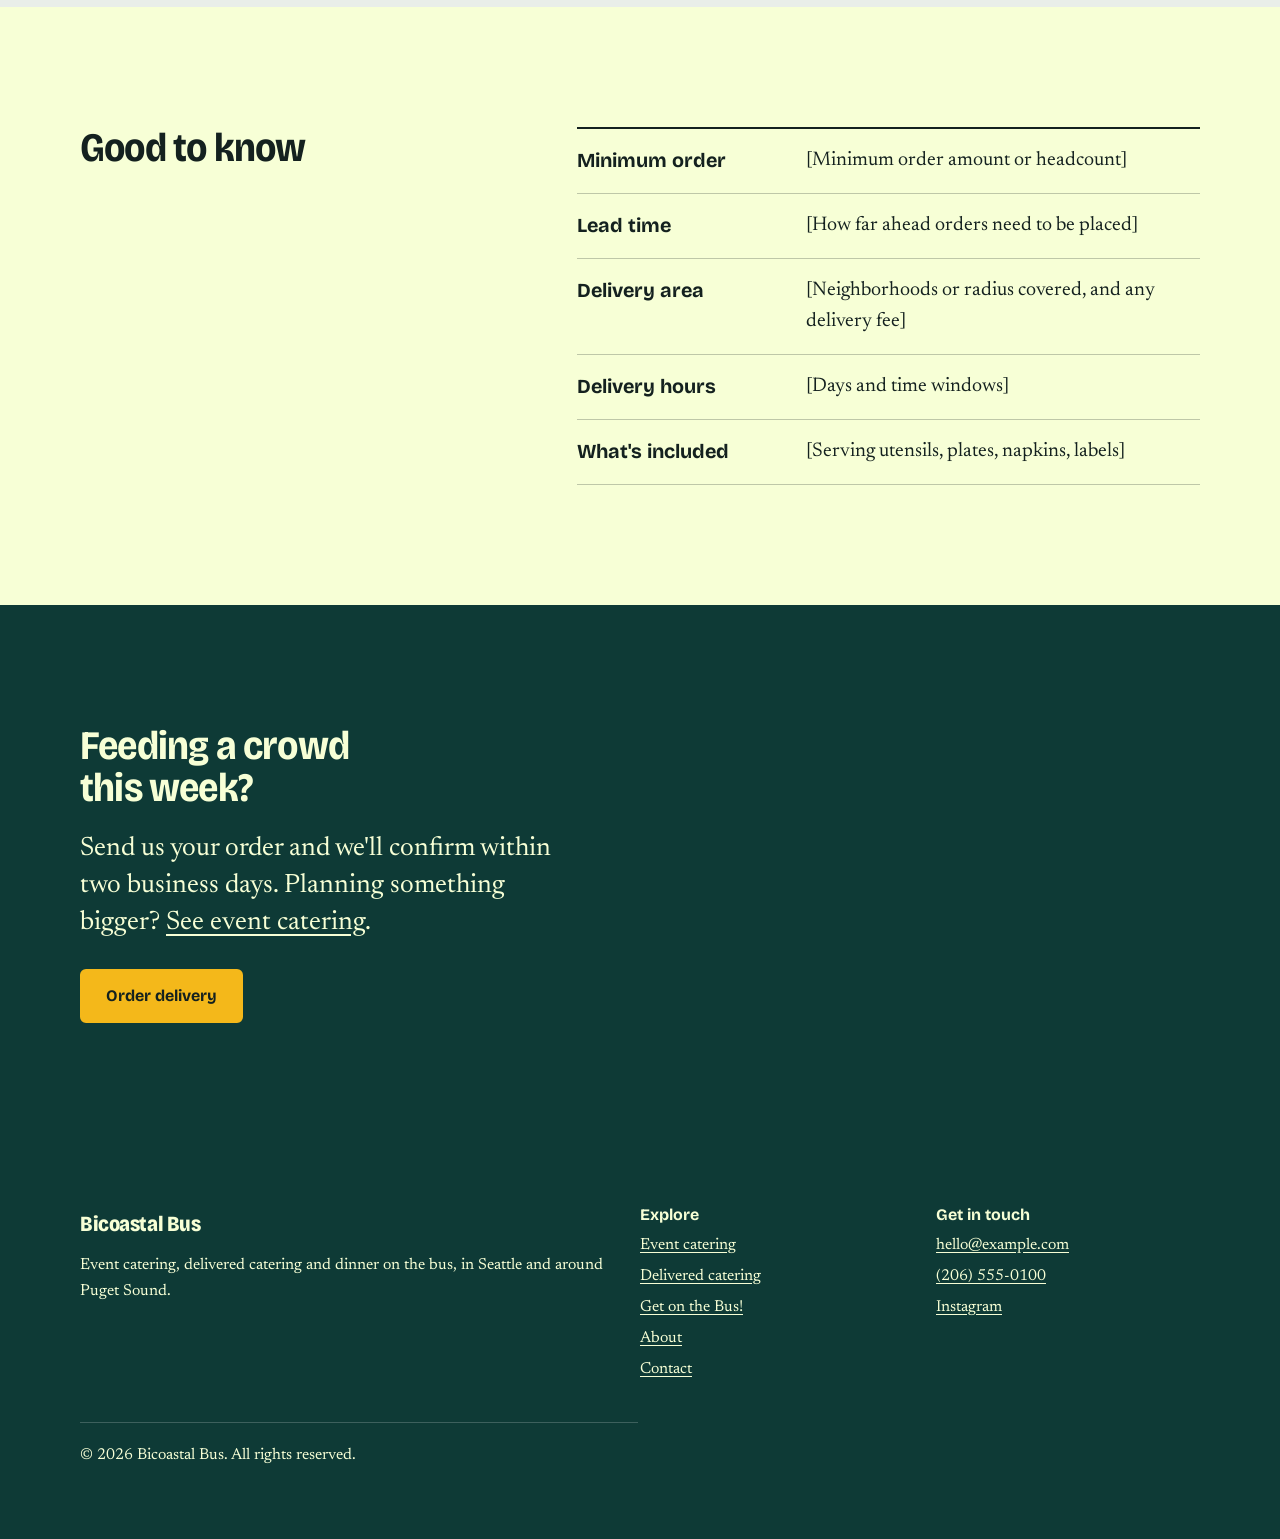
<file: delivered.html>
<!DOCTYPE html>
<html lang="en">
<head>
  <meta charset="utf-8">
  <meta name="viewport" content="width=device-width, initial-scale=1">
  <title>Delivered catering | Bicoastal Bus</title>
  <meta name="description" content="Delivered catering in Seattle: lunch boxes, platters, breakfast and sweets dropped off ready to serve.">
  <meta name="theme-color" content="#0e3a36">

  <!-- Favicons: .ico for older browsers, .svg for modern ones, PNG for iOS home screen -->
  <link rel="icon" href="favicon.ico" sizes="48x48">
  <link rel="icon" href="favicon.svg" type="image/svg+xml">
  <link rel="apple-touch-icon" href="apple-touch-icon.png">

  <script>document.documentElement.classList.add("js");</script>
  <link rel="preconnect" href="https://fonts.googleapis.com">
  <link rel="preconnect" href="https://fonts.gstatic.com" crossorigin>
  <link href="https://fonts.googleapis.com/css2?family=Bricolage+Grotesque:opsz,wdth,wght@12..96,75..100,400..800&family=Newsreader:ital,opsz,wght@0,6..72,400..600;1,6..72,400&display=swap" rel="stylesheet">
  <link rel="stylesheet" href="css/styles.css">
  <script src="js/main.js" defer></script>
</head>
<body class="mode-delivered">
  <a class="skip-link" href="#main">Skip to content</a>

  <!-- HEADER (repeated on every page) -->
  <header class="site-header">
    <div class="wrap site-header__inner">
      <a class="brand" href="index.html">
        <!-- Placeholder mark: two stops, one line. Swap for the real logo. -->
        <svg viewBox="0 0 48 16" aria-hidden="true">
          <line x1="8" y1="8" x2="40" y2="8" stroke="#f4b81a" stroke-width="4"/>
          <circle cx="8" cy="8" r="6" fill="#0e3a36" stroke="#fafbf8" stroke-width="3"/>
          <circle cx="40" cy="8" r="6" fill="#f4b81a" stroke="#fafbf8" stroke-width="3"/>
        </svg>
        Bicoastal Bus
      </a>

      <button class="nav-toggle" type="button" aria-expanded="false" aria-controls="site-nav" aria-label="Open navigation">
        <span></span><span></span><span></span>
      </button>

      <nav class="site-nav" id="site-nav" aria-label="Main">
        <ul>
          <li><a href="events.html">Events</a></li>
          <li><a href="delivered.html" aria-current="page">Delivered</a></li>
          <li><a href="bus.html">Get on the Bus!</a></li>
          <li><a href="about.html">About</a></li>
          <li><a href="contact.html">Contact</a></li>
          <li><a class="btn" href="contact.html?type=delivered">Order delivery</a></li>
        </ul>
      </nav>
    </div>
  </header>

  <main id="main">

    <div class="page-head page-head--photo">
      <div class="wrap">
        <h1>Delivered catering</h1>
        <p class="lede">Lunch boxes, platters, breakfast and sweets, dropped off ready to serve.</p>
      </div>
      <!-- Torn-edge photo. Replace images/head-delivered.jpg (lunch boxes or platters).
           Decorative, so alt is empty; add alt text if the photo carries meaning. -->
      <figure class="page-head__photo">
        <img src="images/tartes.jpg" alt="tartes" width="1200" height="900">
      </figure>
    </div>

    <section class="section" aria-labelledby="how-heading">
      <div class="wrap">
        <h2 id="how-heading" style="margin-bottom: 2rem;">How delivery works</h2>
        <ol class="steps">
          <li>
            <h3>Choose your menu</h3>
            <p>Pick from the menu below, or tell us the headcount and budget and we'll suggest a spread.</p>
          </li>
          <li>
            <h3>Send your order</h3>
            <p>Give us the date, time, address and any dietary needs. We'll confirm with a total.</p>
          </li>
          <li>
            <h3>We drop it off</h3>
            <p>Your order arrives labelled and ready to serve, with everything you need to set it out.</p>
          </li>
        </ol>
      </div>
    </section>

    <!-- DELIVERED MENU. ALL ITEMS ARE PLACEHOLDERS: replace with the real menu.
         If the client adopts an online ordering platform later, point the
         "Order delivery" buttons at it instead of contact.html. -->
    <section class="section section--fog" aria-labelledby="menu-heading">
      <div class="wrap">
        <h2 id="menu-heading" style="margin-bottom: 2rem;">The delivered menu</h2>

        <div class="tabs" role="tablist" aria-label="Delivered menu type">
          <button type="button" role="tab" id="tab-lunch" aria-controls="lunch" aria-selected="true">Lunch boxes</button>
          <button type="button" role="tab" id="tab-platters" aria-controls="platters" aria-selected="false">Platters</button>
          <button type="button" role="tab" id="tab-breakfast" aria-controls="breakfast" aria-selected="false">Breakfast</button>
          <button type="button" role="tab" id="tab-sweets" aria-controls="sweets" aria-selected="false">Sweets</button>
        </div>

        <div class="menu-panel" id="lunch" role="tabpanel" aria-labelledby="tab-lunch" tabindex="0">
          <h2>Lunch boxes</h2>
          <ul class="dishes">
            <li>
              <h3>Pastrami on rye <small>New York</small></h3>
              <p>House pastrami, mustard, pickle, kettle chips.</p>
            </li>
            <li>
              <h3>Jambon-beurre <small>Paris</small></h3>
              <p>Baguette, ham, cultured butter, cornichons, green salad.</p>
            </li>
            <li>
              <h3>Caprese focaccia <small>Italy</small></h3>
              <p>Tomato, mozzarella, basil, olive oil. <em>Vegetarian.</em></p>
            </li>
            <li>
              <h3>Smoked salmon grain bowl <small>Pacific Northwest</small></h3>
              <p>Farro, greens, pickled onion, dill yogurt.</p>
            </li>
          </ul>
        </div>

        <div class="menu-panel" id="platters" role="tabpanel" aria-labelledby="tab-platters" tabindex="0" hidden>
          <h2>Platters</h2>
          <ul class="dishes">
            <li>
              <h3>Deli board <small>New York</small></h3>
              <p>Cured and smoked meats, pickles, mustard, rye.</p>
            </li>
            <li>
              <h3>Cheese and charcuterie <small>Paris</small></h3>
              <p>Three cheeses, two cured meats, fruit, baguette.</p>
            </li>
            <li>
              <h3>Antipasti <small>Italy</small></h3>
              <p>Marinated vegetables, olives, mozzarella, focaccia. <em>Vegetarian.</em></p>
            </li>
            <li>
              <h3>Seasonal crudités <small>Pacific Northwest</small></h3>
              <p>Farm vegetables, herb dip, hazelnut romesco. <em>Vegan, gluten-free.</em></p>
            </li>
          </ul>
        </div>

        <div class="menu-panel" id="breakfast" role="tabpanel" aria-labelledby="tab-breakfast" tabindex="0" hidden>
          <h2>Breakfast</h2>
          <ul class="dishes">
            <li>
              <h3>Bagels and schmear <small>New York</small></h3>
              <p>Hand-rolled bagels by the dozen, two spreads.</p>
            </li>
            <li>
              <h3>Pastry box <small>Paris</small></h3>
              <p>Croissants, pain au chocolat, seasonal danish.</p>
            </li>
            <li>
              <h3>Frittata squares <small>Italy</small></h3>
              <p>Farm eggs, spring onion, ricotta. <em>Vegetarian, gluten-free.</em></p>
            </li>
            <li>
              <h3>Yogurt and granola <small>Pacific Northwest</small></h3>
              <p>Local yogurt, house granola, berry compote. <em>Vegetarian.</em></p>
            </li>
          </ul>
        </div>

        <div class="menu-panel" id="sweets" role="tabpanel" aria-labelledby="tab-sweets" tabindex="0" hidden>
          <h2>Sweets</h2>
          <ul class="dishes">
            <li>
              <h3>Black and white cookies <small>New York</small></h3>
              <p>By the dozen.</p>
            </li>
            <li>
              <h3>Madeleines <small>Paris</small></h3>
              <p>Brown butter and lemon, by the dozen.</p>
            </li>
            <li>
              <h3>Biscotti <small>Italy</small></h3>
              <p>Hazelnut and anise, by the dozen.</p>
            </li>
            <li>
              <h3>Apple hand pies <small>Pacific Northwest</small></h3>
              <p>Washington apples, rye crust.</p>
            </li>
          </ul>
        </div>

        <p class="menu-note">Vegetarian, vegan and gluten-free options are available across the menu. Tell us what you need when you order.</p>
      </div>
    </section>

    <!-- ORDERING DETAILS — TODO: confirm every value with the client -->
    <section class="section" aria-labelledby="details-heading">
      <div class="wrap split">
        <h2 id="details-heading">Good to know</h2>
        <dl class="facts">
          <div><dt>Minimum order</dt><dd>[Minimum order amount or headcount]</dd></div>
          <div><dt>Lead time</dt><dd>[How far ahead orders need to be placed]</dd></div>
          <div><dt>Delivery area</dt><dd>[Neighborhoods or radius covered, and any delivery fee]</dd></div>
          <div><dt>Delivery hours</dt><dd>[Days and time windows]</dd></div>
          <div><dt>What's included</dt><dd>[Serving utensils, plates, napkins, labels]</dd></div>
        </dl>
      </div>
    </section>

    <section class="section section--dark cta-band">
      <div class="wrap">
        <h2>Feeding a crowd this week?</h2>
        <p class="lede">Send us your order and we'll confirm within two business days. Planning something bigger? <a href="events.html">See event catering</a>.</p>
        <a class="btn" href="contact.html?type=delivered">Order delivery</a>
      </div>
    </section>

  </main>

  <!-- FOOTER (repeated on every page) -->
  <footer class="site-footer">
    <div class="wrap">
      <div class="site-footer__inner">
        <div>
          <a class="brand" href="index.html">Bicoastal Bus</a>
          <p>Event catering, delivered catering and dinner on the bus, in Seattle and around Puget Sound.</p>
        </div>
        <div>
          <h2>Explore</h2>
          <ul>
            <li><a href="events.html">Event catering</a></li>
            <li><a href="delivered.html">Delivered catering</a></li>
            <li><a href="bus.html">Get on the Bus!</a></li>
            <li><a href="about.html">About</a></li>
            <li><a href="contact.html">Contact</a></li>
          </ul>
        </div>
        <div>
          <h2>Get in touch</h2>
          <ul>
            <!-- TODO: real email and phone -->
            <li><a href="mailto:hello@example.com">hello@example.com</a></li>
            <li><a href="tel:+12065550100">(206) 555-0100</a></li>
            <li><a href="https://www.instagram.com/bicoastalbus25/" rel="noopener">Instagram</a></li>
          </ul>
        </div>
      </div>
      <p class="site-footer__legal">&copy; <span data-year>2026</span> Bicoastal Bus. All rights reserved.</p>
    </div>
  </footer>
</body>
</html>
</file>
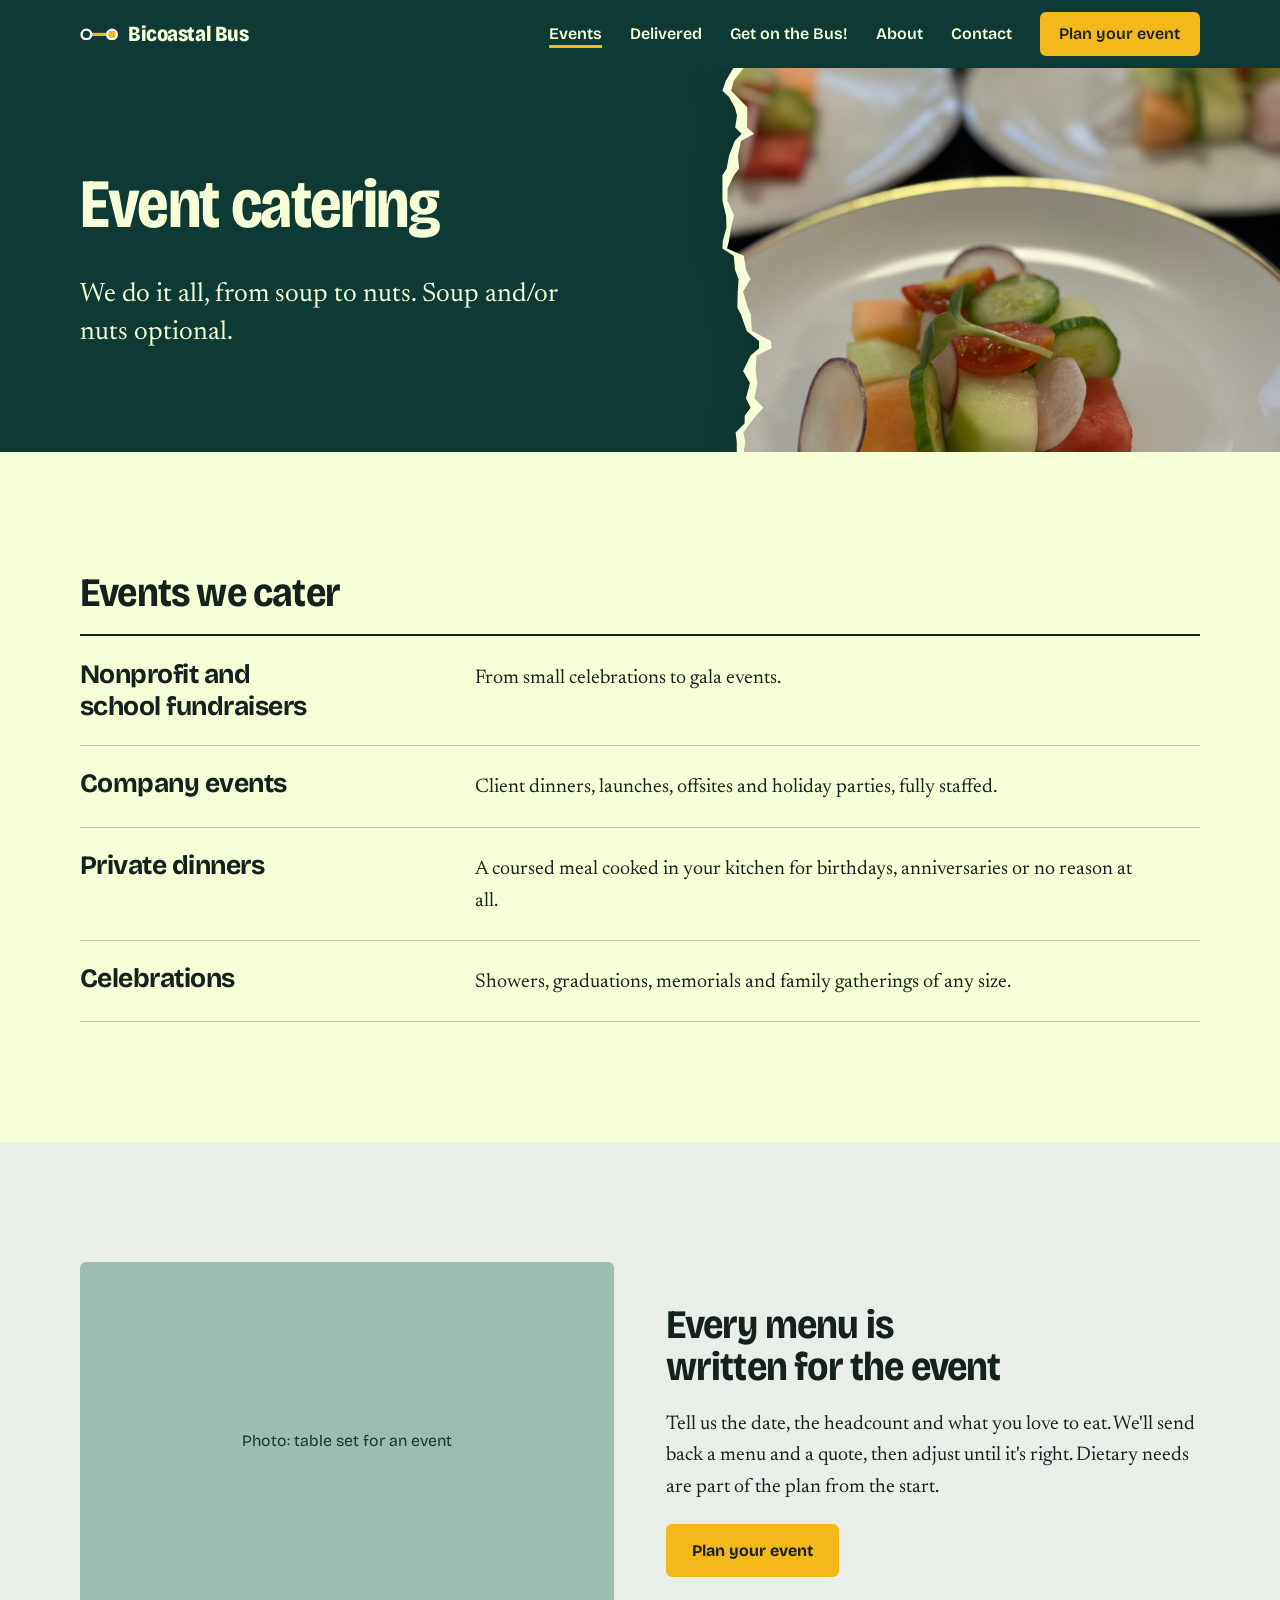
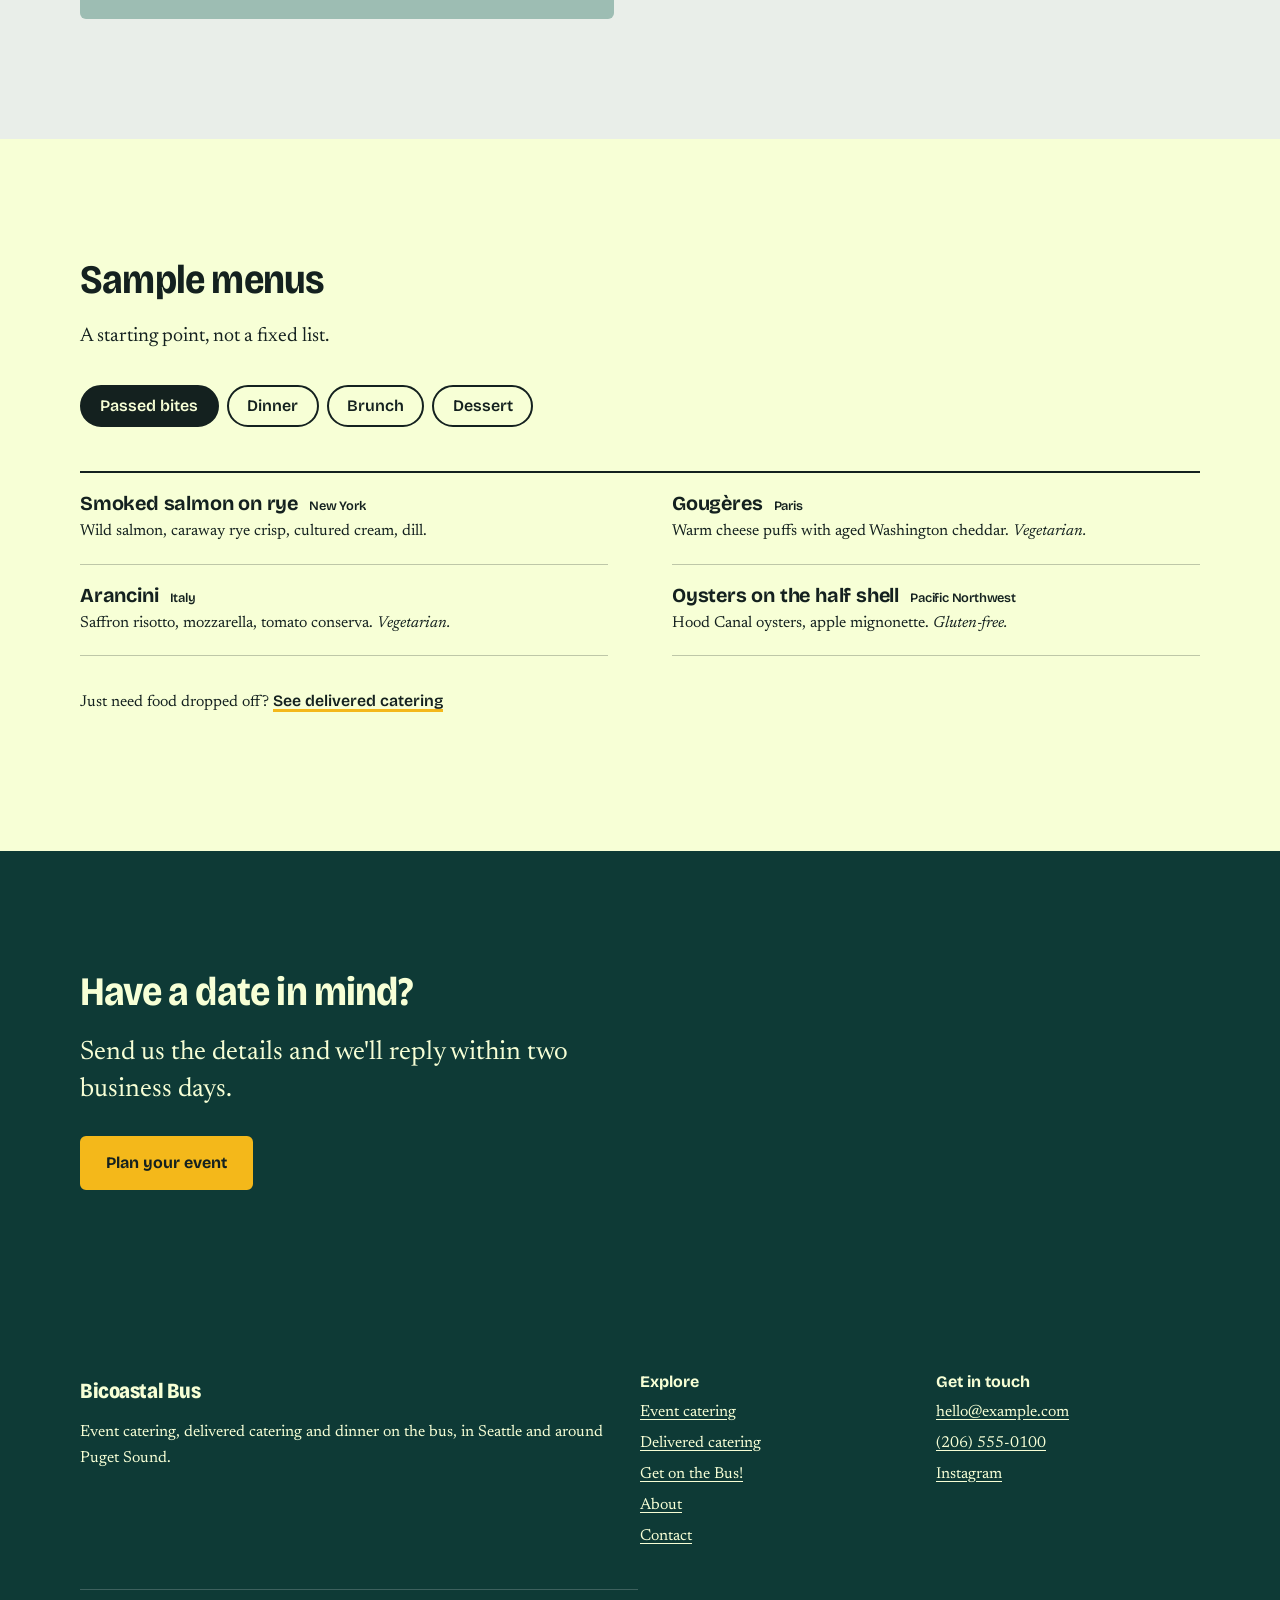
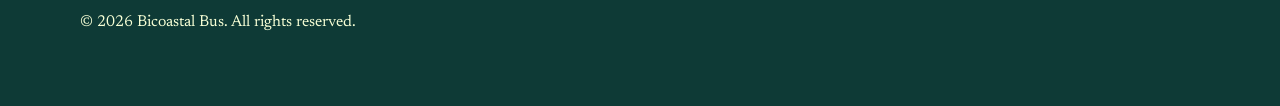
<file: events.html>
<!DOCTYPE html>
<html lang="en">
<head>
  <meta charset="utf-8">
  <meta name="viewport" content="width=device-width, initial-scale=1">
  <title>Event catering | Bicoastal Bus</title>
  <meta name="description" content="Full-service event catering in Seattle:company events, private dinners and celebrations, with a menu written for your occasion.">
  <meta name="theme-color" content="#0e3a36">

  <!-- Favicons: .ico for older browsers, .svg for modern ones, PNG for iOS home screen -->
  <link rel="icon" href="favicon.ico" sizes="48x48">
  <link rel="icon" href="favicon.svg" type="image/svg+xml">
  <link rel="apple-touch-icon" href="apple-touch-icon.png">

  <script>document.documentElement.classList.add("js");</script>
  <link rel="preconnect" href="https://fonts.googleapis.com">
  <link rel="preconnect" href="https://fonts.gstatic.com" crossorigin>
  <link href="https://fonts.googleapis.com/css2?family=Bricolage+Grotesque:opsz,wdth,wght@12..96,75..100,400..800&family=Newsreader:ital,opsz,wght@0,6..72,400..600;1,6..72,400&display=swap" rel="stylesheet">
  <link rel="stylesheet" href="css/styles.css">
  <script src="js/main.js" defer></script>
</head>
<body class="mode-events">
  <a class="skip-link" href="#main">Skip to content</a>

  <!-- HEADER (repeated on every page) -->
  <header class="site-header">
    <div class="wrap site-header__inner">
      <a class="brand" href="index.html">
        <!-- Placeholder mark: two stops, one line. Swap for the real logo. -->
        <svg viewBox="0 0 48 16" aria-hidden="true">
          <line x1="8" y1="8" x2="40" y2="8" stroke="#f4b81a" stroke-width="4"/>
          <circle cx="8" cy="8" r="6" fill="#0e3a36" stroke="#fafbf8" stroke-width="3"/>
          <circle cx="40" cy="8" r="6" fill="#f4b81a" stroke="#fafbf8" stroke-width="3"/>
        </svg>
        Bicoastal Bus
      </a>

      <button class="nav-toggle" type="button" aria-expanded="false" aria-controls="site-nav" aria-label="Open navigation">
        <span></span><span></span><span></span>
      </button>

      <nav class="site-nav" id="site-nav" aria-label="Main">
        <ul>
          <li><a href="events.html" aria-current="page">Events</a></li>
          <li><a href="delivered.html">Delivered</a></li>
          <li><a href="bus.html">Get on the Bus!</a></li>
          <li><a href="about.html">About</a></li>
          <li><a href="contact.html">Contact</a></li>
          <li><a class="btn" href="contact.html?type=event">Plan your event</a></li>
        </ul>
      </nav>
    </div>
  </header>

  <main id="main">

    <div class="page-head page-head--photo">
      <div class="wrap">
        <h1>Event catering</h1>
        <p class="lede">We do it all, from soup to nuts. Soup and/or nuts optional.</p>
      </div>
      <!-- Torn-edge photo. Replace images/head-events.jpg (plated dishes at an event).
           Decorative, so alt is empty; add alt text if the photo carries meaning. -->
      <figure class="page-head__photo">
        <img src="images/rad-salad.JPEG" alt="plated salad" width="1200" height="900">
      </figure>
    </div>

    <section class="section" aria-labelledby="types-heading">
      <div class="wrap">
        <h2 id="types-heading">Events we cater</h2>
        <ul class="events">
          <li>
            <h3>Nonprofit and school fundraisers</h3>
            <p>From small celebrations to gala events.</p>
          </li>
          <li>
            <h3>Company events</h3>
            <p>Client dinners, launches, offsites and holiday parties, fully staffed.</p>
          </li>
          <li>
            <h3>Private dinners</h3>
            <p>A coursed meal cooked in your kitchen for birthdays, anniversaries or no reason at all.</p>
          </li>
          <li>
            <h3>Celebrations</h3>
            <p>Showers, graduations, memorials and family gatherings of any size.</p>
          </li>
        </ul>
      </div>
    </section>

    <section class="section section--fog">
      <div class="wrap split split--even">
        <figure class="photo photo--wide"><span>Photo: table set for an event</span></figure>
        <div>
          <h2>Every menu is written for the event</h2>
          <p>Tell us the date, the headcount and what you love to eat. We'll send back a menu and a quote, then adjust until it's right. Dietary needs are part of the plan from the start.</p>
          <a class="btn" href="contact.html?type=event">Plan your event</a>
        </div>
      </div>
    </section>

    <!-- SAMPLE MENUS. Tabs are enhanced by js/main.js; without JS all four show.
         ALL DISHES ARE PLACEHOLDERS. -->    <section class="section" aria-labelledby="menus-heading">
      <div class="wrap">
        <h2 id="menus-heading">Sample menus</h2>
        <p style="margin-bottom: 2rem;">A starting point, not a fixed list.</p>

        <div class="tabs" role="tablist" aria-label="Event menu type">
          <button type="button" role="tab" id="tab-bites" aria-controls="bites" aria-selected="true">Passed bites</button>
          <button type="button" role="tab" id="tab-dinner" aria-controls="dinner" aria-selected="false">Dinner</button>
          <button type="button" role="tab" id="tab-brunch" aria-controls="brunch" aria-selected="false">Brunch</button>
          <button type="button" role="tab" id="tab-dessert" aria-controls="dessert" aria-selected="false">Dessert</button>
        </div>

        <div class="menu-panel" id="bites" role="tabpanel" aria-labelledby="tab-bites" tabindex="0">
          <h2>Passed bites</h2>
          <ul class="dishes">
            <li>
              <h3>Smoked salmon on rye <small>New York</small></h3>
              <p>Wild salmon, caraway rye crisp, cultured cream, dill.</p>
            </li>
            <li>
              <h3>Gougères <small>Paris</small></h3>
              <p>Warm cheese puffs with aged Washington cheddar. <em>Vegetarian.</em></p>
            </li>
            <li>
              <h3>Arancini <small>Italy</small></h3>
              <p>Saffron risotto, mozzarella, tomato conserva. <em>Vegetarian.</em></p>
            </li>
            <li>
              <h3>Oysters on the half shell <small>Pacific Northwest</small></h3>
              <p>Hood Canal oysters, apple mignonette. <em>Gluten-free.</em></p>
            </li>
          </ul>
        </div>

        <div class="menu-panel" id="dinner" role="tabpanel" aria-labelledby="tab-dinner" tabindex="0" hidden>
          <h2>Dinner</h2>
          <ul class="dishes">
            <li>
              <h3>Chicory salad <small>Italy</small></h3>
              <p>Bitter greens, hazelnut, pear, pecorino. <em>Vegetarian, gluten-free.</em></p>
            </li>
            <li>
              <h3>Hand-cut tagliatelle <small>Italy</small></h3>
              <p>Foraged mushrooms, brown butter, thyme. <em>Vegetarian.</em></p>
            </li>
            <li>
              <h3>Roasted king salmon <small>Pacific Northwest</small></h3>
              <p>Beurre blanc, leeks, fingerling potatoes. <em>Gluten-free.</em></p>
            </li>
            <li>
              <h3>Braised short rib <small>Paris</small></h3>
              <p>Red wine jus, celery root purée, glazed carrots. <em>Gluten-free.</em></p>
            </li>
          </ul>
        </div>

        <div class="menu-panel" id="brunch" role="tabpanel" aria-labelledby="tab-brunch" tabindex="0" hidden>
          <h2>Brunch</h2>
          <ul class="dishes">
            <li>
              <h3>Bagel board <small>New York</small></h3>
              <p>Hand-rolled bagels, house lox, scallion schmear, pickles.</p>
            </li>
            <li>
              <h3>Quiche <small>Paris</small></h3>
              <p>Leek and gruyère in an all-butter crust. <em>Vegetarian.</em></p>
            </li>
            <li>
              <h3>Frittata <small>Italy</small></h3>
              <p>Farm eggs, spring onion, ricotta, herbs. <em>Vegetarian, gluten-free.</em></p>
            </li>
            <li>
              <h3>Dungeness crab toast <small>Pacific Northwest</small></h3>
              <p>Sourdough, lemon aioli, chive.</p>
            </li>
          </ul>
        </div>

        <div class="menu-panel" id="dessert" role="tabpanel" aria-labelledby="tab-dessert" tabindex="0" hidden>
          <h2>Dessert</h2>
          <ul class="dishes">
            <li>
              <h3>Cheesecake <small>New York</small></h3>
              <p>Tall and plain, the way it should be, with seasonal berry compote.</p>
            </li>
            <li>
              <h3>Fruit tart <small>Paris</small></h3>
              <p>Pâte sucrée, vanilla pastry cream, whatever fruit is best that week.</p>
            </li>
            <li>
              <h3>Tiramisu <small>Italy</small></h3>
              <p>Espresso from a Seattle roaster, mascarpone, cocoa.</p>
            </li>
            <li>
              <h3>Apple galette <small>Pacific Northwest</small></h3>
              <p>Washington apples, rye crust, salted caramel.</p>
            </li>
          </ul>
        </div>

        <p class="menu-note">Just need food dropped off? <a class="text-link" href="delivered.html">See delivered catering</a></p>
      </div>
    </section>

    <section class="section section--dark cta-band">
      <div class="wrap">
        <h2>Have a date in mind?</h2>
        <p class="lede">Send us the details and we'll reply within two business days.</p>
        <a class="btn" href="contact.html?type=event">Plan your event</a>
      </div>
    </section>

  </main>

  <!-- FOOTER (repeated on every page) -->
  <footer class="site-footer">
    <div class="wrap">
      <div class="site-footer__inner">
        <div>
          <a class="brand" href="index.html">Bicoastal Bus</a>
          <p>Event catering, delivered catering and dinner on the bus, in Seattle and around Puget Sound.</p>
        </div>
        <div>
          <h2>Explore</h2>
          <ul>
            <li><a href="events.html">Event catering</a></li>
            <li><a href="delivered.html">Delivered catering</a></li>
            <li><a href="bus.html">Get on the Bus!</a></li>
            <li><a href="about.html">About</a></li>
            <li><a href="contact.html">Contact</a></li>
          </ul>
        </div>
        <div>
          <h2>Get in touch</h2>
          <ul>
            <!-- TODO: real email and phone -->
            <li><a href="mailto:hello@example.com">hello@example.com</a></li>
            <li><a href="tel:+12065550100">(206) 555-0100</a></li>
            <li><a href="https://www.instagram.com/bicoastalbus25/" rel="noopener">Instagram</a></li>
          </ul>
        </div>
      </div>
      <p class="site-footer__legal">&copy; <span data-year>2026</span> Bicoastal Bus. All rights reserved.</p>
    </div>
  </footer>
</body>
</html>
</file>
<file: css/styles.css>
/* ==========================================================================
   Bicoastal Bus — starter stylesheet
   Version 2: Events / Delivered structure
   1. Tokens   2. Base   3. Layout helpers   4. Header / nav (hamburger)
   5. Buttons   6. Split hero   7. Route   8. Sections   9. Menus
   10. Forms   11. Footer   12. Motion preferences
   ========================================================================== */

/* 1. Tokens --------------------------------------------------------------- */
:root {
  --spruce: #0e3a36;   /* primary dark: header, hero, footer */
  --ink: #14211f;      /* body text */
  --paper: #f7ffd6;    /* page background */
  --fog: #e9eee9;      /* alternate section background */
  --glass: #9dbdb3;    /* photo placeholders, quiet accents */
  --yellow: #f4b81a;   /* the bus: route line, buttons, focus */

  --font-display: "Bricolage Grotesque", "Arial Narrow", system-ui, sans-serif;
  --font-body: "Newsreader", Georgia, "Times New Roman", serif;

  /* Fluid type scale (min at ~360px, max at ~1280px) */
  --step--1: clamp(0.9rem, 0.87rem + 0.15vw, 1rem);
  --step-0: clamp(1.0625rem, 1rem + 0.3vw, 1.25rem);
  --step-1: clamp(1.3rem, 1.18rem + 0.6vw, 1.7rem);
  --step-2: clamp(1.7rem, 1.4rem + 1.4vw, 2.6rem);
  --step-3: clamp(2.3rem, 1.6rem + 3.4vw, 4.6rem);

  --gutter: clamp(1.25rem, 0.6rem + 3vw, 3rem);
  --section: clamp(3.5rem, 2rem + 7vw, 7.5rem);
  --max: 76rem;
  --radius: 0.375rem;
}

/* 2. Base ----------------------------------------------------------------- */
*, *::before, *::after { box-sizing: border-box; }

html { -webkit-text-size-adjust: 100%; scroll-behavior: smooth; }

body {
  margin: 0;
  background: var(--paper);
  color: var(--ink);
  font-family: var(--font-body);
  font-size: var(--step-0);
  line-height: 1.6;
}

h1, h2, h3 {
  font-family: var(--font-display);
  font-weight: 700;
  line-height: 1.05;
  letter-spacing: -0.02em;
  margin: 0 0 0.5em;
  text-wrap: balance;
}
h1 { font-size: var(--step-3); font-stretch: 85%; }
h2 { font-size: var(--step-2); font-stretch: 90%; }
h3 { font-size: var(--step-1); line-height: 1.2; }

p { margin: 0 0 1em; max-width: 62ch; }
a { color: inherit; text-underline-offset: 0.2em; }
img { display: block; max-width: 100%; height: auto; }
:where(ul[class], ol[class]),
.site-nav ul,
.site-footer ul { list-style: none; margin: 0; padding: 0; }

:focus-visible {
  outline: 3px solid var(--yellow);
  outline-offset: 3px;
  border-radius: 2px;
}

.skip-link {
  position: absolute;
  left: 1rem;
  top: -4rem;
  z-index: 100;
  background: var(--yellow);
  color: var(--ink);
  padding: 0.6rem 1rem;
  font-family: var(--font-display);
  font-weight: 600;
}
.skip-link:focus { top: 1rem; }

.visually-hidden {
  position: absolute;
  width: 1px; height: 1px;
  overflow: hidden;
  clip-path: inset(50%);
  white-space: nowrap;
}

/* 3. Layout helpers ------------------------------------------------------- */
.wrap {
  width: 100%;
  max-width: var(--max);
  margin-inline: auto;
  padding-inline: var(--gutter);
}

.section { padding-block: var(--section); }
.section--fog { background: var(--fog); }
.section--dark { background: var(--spruce); color: var(--paper); }

.lede { font-size: var(--step-1); line-height: 1.4; max-width: 34ch; }

/* Two columns from 800px up; stacked below. */
.split {
  display: grid;
  gap: clamp(1.5rem, 4vw, 4rem);
}
@media (min-width: 50em) {
  .split { grid-template-columns: 5fr 7fr; align-items: start; }
  .split--even { grid-template-columns: 1fr 1fr; align-items: center; }
}

/* Photo slots.
   Replace the <span> with <img src="images/…" alt="…" loading="lazy">.
   The figure keeps its aspect ratio either way. */
.photo {
  margin: 0;
  aspect-ratio: 4 / 5;
  background: var(--glass);
  border-radius: var(--radius);
  overflow: hidden;
  display: grid;
  place-items: center;
}
.photo--wide { aspect-ratio: 3 / 2; }
.photo img { width: 100%; height: 100%; object-fit: cover; }
.photo span {
  font-family: var(--font-display);
  font-size: var(--step--1);
  color: var(--spruce);
  padding: 1rem;
  text-align: center;
}

/* 4. Header / nav --------------------------------------------------------- */
/* One navbar. Below 64em the links collapse behind a hamburger. */
.site-header {
  position: sticky;
  top: 0;
  z-index: 50;
  background: var(--spruce);
  color: var(--paper);
}
.site-header__inner {
  display: flex;
  align-items: center;
  justify-content: space-between;
  gap: 1rem;
  min-height: 4.25rem;
}

.brand {
  display: inline-flex;
  align-items: center;
  gap: 0.6rem;
  font-family: var(--font-display);
  font-weight: 800;
  font-stretch: 85%;
  font-size: 1.35rem;
  letter-spacing: -0.02em;
  text-decoration: none;
}
.brand svg { width: 2.4rem; height: auto; flex: none; }

/* Hamburger: three bars that fold into an X when the nav is open. */
.nav-toggle {
  position: relative;
  width: 2.75rem;
  height: 2.75rem;
  margin-right: -0.5rem;
  padding: 0;
  background: none;
  border: 0;
  border-radius: var(--radius);
  color: inherit;
  cursor: pointer;
}
.nav-toggle span {
  position: absolute;
  left: 0.5rem;
  right: 0.5rem;
  top: 50%;
  height: 2.5px;
  margin-top: -1.25px;
  border-radius: 2px;
  background: currentColor;
  transition: transform 0.3s cubic-bezier(0.6, 0, 0.2, 1), opacity 0.2s;
}
.nav-toggle span:nth-child(1) { transform: translateY(-0.5rem); }
.nav-toggle span:nth-child(3) { transform: translateY(0.5rem); }
.nav-toggle[aria-expanded="true"] span:nth-child(1) { transform: rotate(45deg); }
.nav-toggle[aria-expanded="true"] span:nth-child(2) { opacity: 0; transform: scaleX(0); }
.nav-toggle[aria-expanded="true"] span:nth-child(3) { transform: rotate(-45deg); }

/* Mobile panel. Animates height via grid rows (0fr -> 1fr), so it works for
   any number of links; visibility keeps closed links out of the tab order. */
.site-nav {
  position: absolute;
  inset: 100% 0 auto 0;
  display: grid;
  grid-template-rows: 0fr;
  visibility: hidden;
  background: var(--spruce);
  box-shadow: 0 1.5rem 2rem -1rem rgb(20 33 31 / 0.35);
  transition: grid-template-rows 0.35s cubic-bezier(0.6, 0, 0.2, 1), visibility 0s 0.35s;
}
.site-nav.is-open {
  grid-template-rows: 1fr;
  visibility: visible;
  transition-delay: 0s;
}
.site-nav ul {
  display: flex;
  flex-direction: column;
  min-height: 0;
  overflow: hidden;
  padding-inline: var(--gutter);
  opacity: 0;
  transform: translateY(-0.5rem);
  transition: opacity 0.25s, transform 0.35s cubic-bezier(0.6, 0, 0.2, 1);
}
.site-nav.is-open ul { opacity: 1; transform: none; }
.site-nav li:first-child { border-top: 1px solid rgb(250 251 248 / 0.2); padding-top: 0.5rem; }
.site-nav li:last-child { padding-bottom: 1.5rem; }
.site-nav a {
  display: block;
  padding: 0.85rem 0;
  font-family: var(--font-display);
  font-weight: 600;
  font-size: 1.15rem;
  text-decoration: none;
}
.site-nav a:not(.btn) { text-underline-offset: 0.35em; text-decoration-thickness: 3px; text-decoration-color: transparent; text-decoration-line: underline; transition: text-decoration-color 0.15s; }
.site-nav a:not(.btn):hover { text-decoration-color: rgb(250 251 248 / 0.5); }
.site-nav a[aria-current="page"],
.site-nav a[aria-current="page"]:hover { text-decoration-color: var(--yellow); }
.site-nav .btn { display: inline-block; margin-top: 0.75rem; padding: 0.8rem 1.3rem; }

/* No JS? Show the links inline instead of hiding them behind a dead button. */
html:not(.js) .nav-toggle { display: none; }
html:not(.js) .site-header__inner { flex-wrap: wrap; padding-block: 0.75rem; }
html:not(.js) .site-nav { position: static; width: 100%; grid-template-rows: 1fr; visibility: visible; box-shadow: none; }
html:not(.js) .site-nav ul { opacity: 1; transform: none; padding-inline: 0; }

@media (min-width: 64em) {
  .nav-toggle { display: none; }
  .site-nav,
  html:not(.js) .site-nav {
    position: static;
    display: block;
    width: auto;
    visibility: visible;
    box-shadow: none;
    transition: none;
  }
  .site-nav ul {
    flex-direction: row;
    align-items: center;
    gap: clamp(1rem, 2.2vw, 2rem);
    overflow: visible;
    padding: 0;
    opacity: 1;
    transform: none;
    transition: none;
  }
  .site-nav li:first-child { border: 0; padding-top: 0; }
  .site-nav li:last-child { padding-bottom: 0; }
  .site-nav a { font-size: 1rem; padding: 0.5rem 0; }
  .site-nav .btn { margin-top: 0; padding: 0.65rem 1.1rem; }
}

/* 5. Buttons -------------------------------------------------------------- */
.btn {
  display: inline-block;
  background: var(--yellow);
  color: var(--ink);
  font-family: var(--font-display);
  font-weight: 700;
  font-size: 1rem;
  line-height: 1.2;
  text-decoration: none;
  padding: 0.95rem 1.5rem;
  border: 2px solid var(--yellow);
  border-radius: var(--radius);
  cursor: pointer;
  transition: background-color 0.15s, color 0.15s;
}
.btn:hover { background: transparent; color: inherit; }
.section:not(.section--dark) .btn:hover,
.form .btn:hover { background: var(--ink); border-color: var(--ink); color: var(--paper); }

.text-link {
  font-family: var(--font-display);
  font-weight: 600;
  text-decoration-color: var(--yellow);
  text-decoration-thickness: 3px;
}

/* 6. Hero ----------------------------------------------------------------- */
/* Home hero: two photo panels, each a link. Side by side from 48em, stacked
   below. The yellow line between them is the container showing through the gap. */
.hero-split {
  display: grid;
  gap: 4px;
  background: var(--yellow);
}
.hero-split__panel {
  position: relative;
  isolation: isolate;
  overflow: hidden;
  display: flex;
  flex-direction: column;
  align-items: flex-start;
  justify-content: flex-end;
  /* Two stacked panels fit one phone screen under the header. */
  min-height: clamp(15rem, calc(50svh - 2.25rem), 24rem);
  padding: clamp(1.25rem, 4vw, 3rem) var(--gutter);
  background: var(--spruce);          /* shows if the photo is missing */
  color: var(--paper);
  text-decoration: none;
}
.hero-split__panel img {
  position: absolute;
  inset: 0;
  z-index: -2;
  width: 100%;
  height: 100%;
  object-fit: cover;
  transition: transform 0.7s cubic-bezier(0.2, 0, 0.2, 1);
}
.hero-split__panel::before {           /* green overlay so the text stays readable on any photo */
  content: "";
  position: absolute;
  inset: 0;
  z-index: -1;
  background: linear-gradient(to top, rgb(14 58 54 / 0.92), rgb(14 58 54 / 0.45) 55%, rgb(14 58 54 / 0.2));
  transition: opacity 0.3s;
}
.hero-split__title {
  font-family: var(--font-display);
  font-weight: 800;
  font-stretch: 80%;
  font-size: clamp(3.25rem, 2rem + 6.5vw, 7.5rem);
  line-height: 0.95;
  letter-spacing: -0.03em;
}
.hero-split__text { margin: 0.5rem 0 1.25rem; max-width: 30ch; font-size: var(--step-0); line-height: 1.4; }
.hero-split__panel:hover img,
.hero-split__panel:focus-visible img { transform: scale(1.05); }
.hero-split__panel:hover::before,
.hero-split__panel:focus-visible::before { opacity: 0.8; }
.hero-split__panel:hover .btn,
.hero-split__panel:focus-visible .btn { background: var(--paper); border-color: var(--paper); color: var(--ink); }
.hero-split__panel:focus-visible { outline-offset: -8px; }

@media (min-width: 48em) {
  .hero-split { grid-template-columns: 1fr 1fr; }
  .hero-split__panel { min-height: clamp(24rem, calc(100svh - 12rem), 46rem); }
}

.intro h1 { font-size: clamp(2rem, 1.3rem + 2.8vw, 3.6rem); margin: 0; }

/* Paired panels (bus.html "Two ways to ride"). */
.doors {
  display: grid;
  gap: clamp(1rem, 2.5vw, 2rem);
}
@media (min-width: 50em) { .doors { grid-template-columns: 1fr 1fr; } }

.doors--flat h3 { display: flex; align-items: center; gap: 0.6rem; }

.door {
  display: flex;
  flex-direction: column;
  background: #fff;
  color: var(--ink);
  border: 1.5px solid var(--ink);
  border-radius: var(--radius);
  overflow: hidden;
}
.door .photo { border-radius: 0; aspect-ratio: 16 / 9; }
.door__body {
  display: flex;
  flex-direction: column;
  align-items: flex-start;
  flex: 1;
  padding: clamp(1.25rem, 3vw, 2.25rem);
}
.door h2 { display: flex; align-items: center; gap: 0.6rem; }
.door ul { width: 100%; margin: 0.5rem 0 1.75rem; padding: 0; list-style: none; border-top: 1px solid rgb(20 33 31 / 0.25); }
.door li { padding-block: 0.6rem; border-bottom: 1px solid rgb(20 33 31 / 0.25); font-size: var(--step--1); }
.door .btn { margin-top: auto; }
.door .btn:hover { background: var(--ink); border-color: var(--ink); color: var(--paper); }

/* Stop markers, borrowed from the logo: hollow = Events, filled = Delivered. */
.stop {
  flex: none;
  width: 0.55em;
  height: 0.55em;
  border-radius: 50%;
  border: 0.14em solid var(--ink);
  background: #fff;
}
.stop--filled { background: var(--yellow); }

/* Shorter banner for inner pages */
.page-head {
  background: var(--spruce);
  color: var(--paper);
  padding-block: clamp(2.5rem, 1rem + 5vw, 5rem);
}
.page-head h1 { max-width: 16ch; }
.mode-delivered .page-head { background: var(--yellow); color: var(--ink); }

/* Torn-photo header (inner pages). A photo on the right with a ripped left
   edge; below 56em it stacks under the heading with the rip along the top.
   Two layers make the tear: a paper-colored sheet (figure::before) and the
   photo clipped slightly further in, which leaves an uneven white rim.
   The polygons were generated once; swap the photo, not the points. */
.page-head--photo {
  --tear-left-paper: polygon(2.94% 0.0%, 1.57% 3.4%, 1.00% 5.9%, 2.14% 7.5%, 3.18% 10.2%, 3.59% 12.4%, 3.26% 15.5%, 4.41% 17.1%, 3.18% 19.0%, 2.16% 22.9%, 1.75% 26.2%, 1.00% 27.9%, 1.00% 31.4%, 1.00% 34.6%, 1.64% 38.4%, 1.72% 41.5%, 1.04% 45.2%, 1.00% 47.0%, 3.00% 48.9%, 3.24% 52.6%, 3.86% 55.0%, 3.72% 58.2%, 3.64% 62.4%, 4.28% 64.1%, 5.31% 68.5%, 7.50% 71.1%, 7.50% 73.0%, 6.00% 74.9%, 4.66% 78.9%, 5.88% 82.0%, 5.18% 86.0%, 6.00% 88.5%, 4.96% 90.5%, 4.92% 92.6%, 3.33% 94.9%, 3.54% 97.4%, 3.54% 100%, 100% 100%, 100% 0);
  --tear-left-photo: polygon(4.75% 0.0%, 2.99% 3.4%, 2.55% 5.9%, 3.60% 7.5%, 5.39% 10.2%, 5.41% 12.4%, 5.36% 15.5%, 6.62% 17.1%, 4.30% 19.0%, 3.76% 22.9%, 3.96% 26.2%, 3.04% 27.9%, 1.92% 31.4%, 1.89% 34.6%, 3.05% 38.4%, 2.54% 41.5%, 2.13% 45.2%, 1.82% 47.0%, 4.77% 48.9%, 5.19% 52.6%, 6.00% 55.0%, 4.67% 58.2%, 5.49% 62.4%, 6.04% 64.1%, 6.24% 68.5%, 9.61% 71.1%, 9.75% 73.0%, 7.05% 74.9%, 6.88% 78.9%, 7.22% 82.0%, 6.66% 86.0%, 8.28% 88.5%, 6.99% 90.5%, 5.88% 92.6%, 4.72% 94.9%, 5.06% 97.4%, 4.78% 100%, 100% 100%, 100% 0);
  --tear-top-paper: polygon(0.0% 7.10%, 2.9% 4.24%, 6.1% 6.64%, 8.4% 9.90%, 9.8% 7.12%, 11.4% 8.10%, 13.1% 5.56%, 14.4% 7.96%, 16.0% 6.36%, 18.2% 3.96%, 21.9% 3.74%, 23.4% 2.00%, 25.3% 4.10%, 26.6% 7.00%, 28.2% 10.86%, 31.9% 12.00%, 33.8% 11.14%, 37.0% 11.36%, 39.0% 9.58%, 42.8% 11.84%, 46.1% 12.00%, 48.6% 13.16%, 50.5% 11.62%, 54.2% 11.28%, 57.9% 12.00%, 59.7% 10.26%, 61.5% 11.04%, 64.8% 10.92%, 68.1% 8.26%, 71.6% 10.06%, 74.0% 8.00%, 76.1% 9.94%, 78.4% 9.30%, 81.4% 7.18%, 83.0% 9.78%, 84.7% 11.86%, 87.6% 10.92%, 89.1% 7.80%, 92.0% 7.98%, 94.3% 10.36%, 96.1% 8.76%, 98.0% 9.32%, 100% 9.32%, 100% 100%, 0 100%);
  --tear-top-photo: polygon(0.0% 12.24%, 2.9% 7.00%, 6.1% 8.91%, 8.4% 13.60%, 9.8% 9.78%, 11.4% 10.29%, 13.1% 7.94%, 14.4% 9.94%, 16.0% 8.89%, 18.2% 6.88%, 21.9% 6.64%, 23.4% 6.53%, 25.3% 6.94%, 26.6% 10.60%, 28.2% 13.30%, 31.9% 15.05%, 33.8% 13.01%, 37.0% 14.06%, 39.0% 11.44%, 42.8% 16.28%, 46.1% 15.78%, 48.6% 15.64%, 50.5% 15.13%, 54.2% 16.44%, 57.9% 14.18%, 59.7% 15.01%, 61.5% 14.40%, 64.8% 14.50%, 68.1% 13.06%, 71.6% 13.28%, 74.0% 11.62%, 76.1% 14.22%, 78.4% 14.64%, 81.4% 10.21%, 83.0% 14.58%, 84.7% 16.20%, 87.6% 15.01%, 89.1% 11.06%, 92.0% 11.03%, 94.3% 12.36%, 96.1% 11.03%, 98.0% 11.37%, 100% 13.79%, 100% 100%, 0 100%);
  position: relative;
  overflow: hidden;
  padding-bottom: 0;
}
.page-head__photo {
  position: relative;
  height: clamp(11rem, 42vw, 17rem);
  margin: clamp(2rem, 6vw, 3rem) 0 0;
  filter: drop-shadow(0 -0.25rem 0.6rem rgb(20 33 31 / 0.3));
}
.page-head__photo::before {
  content: "";
  position: absolute;
  inset: 0;
  background: var(--paper);
  clip-path: var(--tear-top-paper);
}
.page-head__photo img {
  position: relative;
  width: 100%;
  height: 100%;
  object-fit: cover;
  clip-path: var(--tear-top-photo);
}

@media (min-width: 56em) {
  .page-head--photo {
    display: flex;
    align-items: center;
    min-height: clamp(19rem, 30vw, 26rem);
    padding-bottom: clamp(2.5rem, 1rem + 5vw, 5rem);
  }
  /* Keep the text clear of the photo, which is anchored to the viewport edge. */
  .page-head--photo h1 { max-width: min(16ch, 50vw - var(--gutter)); }
  .page-head--photo .lede { max-width: min(34ch, 48vw - var(--gutter)); }
  .page-head__photo {
    position: absolute;
    inset: 0 0 0 auto;
    width: 44%;
    height: auto;
    margin: 0;
    filter: drop-shadow(-0.4rem 0 0.8rem rgb(20 33 31 / 0.3));
  }
  .page-head__photo::before { clip-path: var(--tear-left-paper); }
  .page-head__photo img { clip-path: var(--tear-left-photo); }
}

.page-head p:last-child { margin-bottom: 0; }

/* 7. Route — the bus line with four stops --------------------------------- */
.route {
  position: relative;
  display: grid;
  gap: 2rem;
  padding-left: 2.25rem;         /* mobile: vertical line on the left */
}
.route::before {                  /* the line */
  content: "";
  position: absolute;
  left: 0.5rem;
  top: 0.5rem;
  bottom: 0.5rem;
  width: 4px;
  margin-left: -2px;
  background: var(--yellow);
  transform-origin: top;
  animation: route-draw 1.1s cubic-bezier(0.6, 0, 0.2, 1) 0.2s both;
}
.route__stop { position: relative; }
.route__stop::before {            /* the stop marker */
  content: "";
  position: absolute;
  left: -2.25rem;
  top: 0.2rem;
  width: 1rem;
  height: 1rem;
  border-radius: 50%;
  background: var(--paper);
  border: 4px solid var(--ink);
  box-sizing: border-box;
}
.section--dark .route__stop::before { background: var(--spruce); border-color: var(--yellow); }
.route__stop:last-child::before { background: var(--yellow); }   /* terminus: Seattle */
.route__stop h3 { margin-bottom: 0.3em; }
.route__stop p { font-size: var(--step--1); line-height: 1.55; margin: 0; max-width: 34ch; }

@media (min-width: 50em) {
  .route {
    grid-template-columns: repeat(4, 1fr);
    --route-gap: clamp(1rem, 3vw, 2.5rem);
    gap: var(--route-gap);
    padding-left: 0;
    padding-top: 2.5rem;         /* desktop: horizontal line across the top */
  }
  .route::before {
    left: 0.5rem;
    /* End the line at the last stop (start of column 4), not the container edge. */
    right: calc(25% - 0.75 * var(--route-gap) - 0.5rem);
    top: 0.5rem;
    bottom: auto;
    width: auto;
    height: 4px;
    margin: -2px 0 0;
    transform-origin: left;
    animation-name: route-draw-x;
  }
  .route__stop::before { left: 0; top: -2.5rem; }
}

@keyframes route-draw   { from { transform: scaleY(0); } }
@keyframes route-draw-x { from { transform: scaleX(0); } }

/* 8. Sections ------------------------------------------------------------- */
/* Events: a ruled list, not cards. Name on the left, detail on the right. */
.events { border-top: 2px solid var(--ink); }
.events li {
  display: grid;
  gap: 0.25rem 2rem;
  padding-block: 1.4rem;
  border-bottom: 1px solid rgb(20 33 31 / 0.25);
}
.events h3 { margin: 0; }
.events p { margin: 0; }
@media (min-width: 40em) {
  .events li { grid-template-columns: minmax(12rem, 1fr) 2fr; align-items: baseline; }
}

.team {
  display: grid;
  gap: clamp(1.5rem, 4vw, 3rem);
  grid-template-columns: repeat(auto-fit, minmax(min(16rem, 100%), 1fr));
}
.team h3 { margin: 1rem 0 0.2em; }
.team p { font-size: var(--step--1); }

.cta-band { text-align: left; }
.cta-band h2 { max-width: 18ch; }
.cta-band .lede { margin-bottom: 1.75rem; }

/* How delivery works: a real sequence, so it gets numbers. */
.steps {
  display: grid;
  gap: 2rem clamp(1.5rem, 4vw, 3rem);
  counter-reset: step;
}
@media (min-width: 50em) { .steps { grid-template-columns: repeat(3, 1fr); } }
.steps li { counter-increment: step; border-top: 2px solid var(--ink); padding-top: 1rem; }
.steps li::before {
  content: counter(step);
  display: block;
  font-family: var(--font-display);
  font-weight: 800;
  font-size: var(--step-2);
  line-height: 1;
  margin-bottom: 0.5rem;
}
.steps h3 { margin-bottom: 0.3em; }
.steps p { margin: 0; font-size: var(--step--1); }

/* Ordering facts: label / value pairs */
.facts { display: grid; gap: 0; margin: 0; border-top: 2px solid var(--ink); }
.facts div {
  display: grid;
  gap: 0.15rem 2rem;
  padding-block: 1rem;
  border-bottom: 1px solid rgb(20 33 31 / 0.25);
}
@media (min-width: 40em) { .facts div { grid-template-columns: minmax(10rem, 1fr) 2fr; } }
.facts dt { font-family: var(--font-display); font-weight: 700; }
.facts dd { margin: 0; }

/* Client quotes: plain text, no cards */
.quotes {
  display: grid;
  gap: 2.5rem clamp(1.5rem, 4vw, 3rem);
  grid-template-columns: repeat(auto-fit, minmax(min(16rem, 100%), 1fr));
}
.quotes blockquote { margin: 0; padding-left: 1.25rem; border-left: 4px solid var(--yellow); }
.quotes p { font-size: var(--step-1); line-height: 1.4; font-style: italic; margin-bottom: 0.75rem; }
.quotes footer { font-family: var(--font-display); font-weight: 600; font-size: var(--step--1); }

/* The bus: yellow band used for the home-page feature and the bus CTA. */
.section--bus { background: var(--yellow); color: var(--ink); }
.section.section--bus .btn { background: var(--ink); border-color: var(--ink); color: var(--paper); }
.section.section--bus .btn:hover { background: transparent; color: var(--ink); }
.section--bus .photo { background: var(--paper); }

/* bus.html hero: the side of the bus, with photo slots as its windows. */
.page-head--bus { padding-bottom: 0; }
.page-head--bus > .wrap { display: flow-root; }
.page-head--bus .lede { margin-bottom: 1.75rem; }
.bus-windows {
  position: relative;
  display: grid;
  grid-template-columns: repeat(4, 1fr);
  gap: clamp(0.4rem, 1.5vw, 1.1rem);
  margin-top: clamp(2.5rem, 6vw, 4rem);
  padding: clamp(0.6rem, 2vw, 1.5rem);
  padding-bottom: clamp(2.25rem, 6vw, 4rem);
  background: var(--yellow);
  border-radius: clamp(0.9rem, 2.5vw, 1.75rem) clamp(0.9rem, 2.5vw, 1.75rem) 0 0;
}
.bus-windows::after {            /* the two black rails along the side */
  content: "";
  position: absolute;
  inset: auto 0 clamp(0.6rem, 1.6vw, 1.1rem) 0;
  height: clamp(3px, 0.5vw, 5px);
  background: var(--ink);
  box-shadow: 0 calc(clamp(3px, 0.5vw, 5px) * -2.5) 0 var(--ink);
}
.bus-windows .photo {
  aspect-ratio: 1;
  background: var(--glass);
  border: clamp(2px, 0.4vw, 4px) solid var(--ink);
  border-radius: clamp(0.5rem, 1.6vw, 1.1rem) clamp(0.5rem, 1.6vw, 1.1rem) 0.25rem 0.25rem;
}
.bus-windows .photo span { padding: 0.25rem; }

/* 9. Menus ---------------------------------------------------------------- */
.tabs {
  display: flex;
  gap: 0.5rem;
  overflow-x: auto;              /* swipeable on narrow screens */
  padding: 4px;
  margin: -4px -4px 2.5rem;
  scrollbar-width: thin;
}
.tabs button {
  flex: none;
  background: transparent;
  border: 2px solid var(--ink);
  border-radius: 99px;
  color: var(--ink);
  font: 600 1rem var(--font-display);
  padding: 0.6rem 1.15rem;
  cursor: pointer;
}
.tabs button[aria-selected="true"] { background: var(--ink); color: var(--paper); }
html:not(.js) .tabs { display: none; }          /* without JS, every menu just shows */
.js .menu-panel[hidden] { display: none; }
.menu-panel + .menu-panel { margin-top: 3.5rem; }
.js .menu-panel + .menu-panel { margin-top: 0; }
.js .menu-panel > h2 { position: absolute; width: 1px; height: 1px; overflow: hidden; clip-path: inset(50%); }

.dishes {
  display: grid;
  gap: 0 clamp(2rem, 5vw, 5rem);
  border-top: 2px solid var(--ink);
}
@media (min-width: 50em) { .dishes { grid-template-columns: 1fr 1fr; } }
.dishes li { padding-block: 1.2rem; border-bottom: 1px solid rgb(20 33 31 / 0.25); }
.dishes h3 { font-size: var(--step-0); font-stretch: 100%; letter-spacing: -0.01em; margin: 0 0 0.15em; }
.dishes p { font-size: var(--step--1); margin: 0; }
.dishes small {
  font-family: var(--font-display);
  font-size: 0.8rem;
  font-weight: 600;
  margin-left: 0.4rem;
  white-space: nowrap;
}
.menu-note { font-size: var(--step--1); margin-top: 2rem; }

/* 10. Forms --------------------------------------------------------------- */
.form { display: grid; gap: 1.25rem; }
@media (min-width: 36em) {
  .form { grid-template-columns: 1fr 1fr; }
  .form .field--full { grid-column: 1 / -1; }
}
.field label {
  display: block;
  font-family: var(--font-display);
  font-weight: 600;
  font-size: 0.95rem;
  margin-bottom: 0.35rem;
}
.field input,
.field select,
.field textarea {
  width: 100%;
  font: inherit;
  font-size: 1.0625rem;          /* ≥16px so iOS doesn't zoom on focus */
  color: var(--ink);
  background: #fff;
  border: 1.5px solid var(--ink);
  border-radius: var(--radius);
  padding: 0.75rem 0.85rem;
}
.choice { border: 0; margin: 0; padding: 0; min-width: 0; }
.choice legend {
  font-family: var(--font-display);
  font-weight: 600;
  font-size: 0.95rem;
  margin-bottom: 0.5rem;
  padding: 0;
}
.choice__options { display: grid; gap: 0.75rem; }
@media (min-width: 44em) { .choice__options { grid-template-columns: repeat(3, 1fr); } }
.choice label {
  display: flex;
  align-items: center;
  gap: 0.6rem;
  padding: 0.8rem 1rem;
  background: #fff;
  border: 1.5px solid var(--ink);
  border-radius: var(--radius);
  font-family: var(--font-display);
  font-weight: 600;
  cursor: pointer;
}
.choice label:has(input:checked) { background: var(--yellow); }
.choice input { width: 1.1rem; height: 1.1rem; accent-color: var(--ink); margin: 0; }
.field textarea { min-height: 9rem; resize: vertical; }
.field .hint { font-size: 0.85rem; margin: 0.3rem 0 0; }
.form-status {
  grid-column: 1 / -1;
  margin: 0;
  padding: 0.85rem 1rem;
  border-left: 4px solid var(--yellow);
  background: var(--fog);
  font-size: var(--step--1);
}
.form-status:empty { display: none; }

.contact-details { font-style: normal; }
.contact-details dt { font-family: var(--font-display); font-weight: 600; font-size: 0.95rem; }
.contact-details dd { margin: 0 0 1.25rem; }

/* 11. Footer -------------------------------------------------------------- */
.site-footer {
  background: var(--spruce);
  color: var(--paper);
  padding-block: clamp(2.5rem, 6vw, 4rem);
  font-size: var(--step--1);
}
.site-footer__inner {
  display: grid;
  gap: 2rem;
}
@media (min-width: 48em) {
  .site-footer__inner { grid-template-columns: 2fr 1fr 1fr; }
}
.site-footer h2 { font-size: 1rem; font-stretch: 100%; letter-spacing: 0; margin-bottom: 0.6rem; }
.site-footer li + li { margin-top: 0.35rem; }
.site-footer p { margin-bottom: 0.4em; }
.site-footer .brand { margin-bottom: 0.75rem; }
.site-footer__legal {
  margin-top: 2.5rem;
  padding-top: 1.25rem;
  border-top: 1px solid rgb(250 251 248 / 0.2);
}

/* 12. Motion preferences -------------------------------------------------- */
@media (prefers-reduced-motion: reduce) {
  html { scroll-behavior: auto; }
  .route::before { animation: none; }
  .btn { transition: none; }
  .nav-toggle span,
  .site-nav,
  .site-nav ul,
  .hero-split__panel img,
  .hero-split__panel::before { transition: none; }
  .hero-split__panel:hover img,
  .hero-split__panel:focus-visible img { transform: none; }
}
</file>
